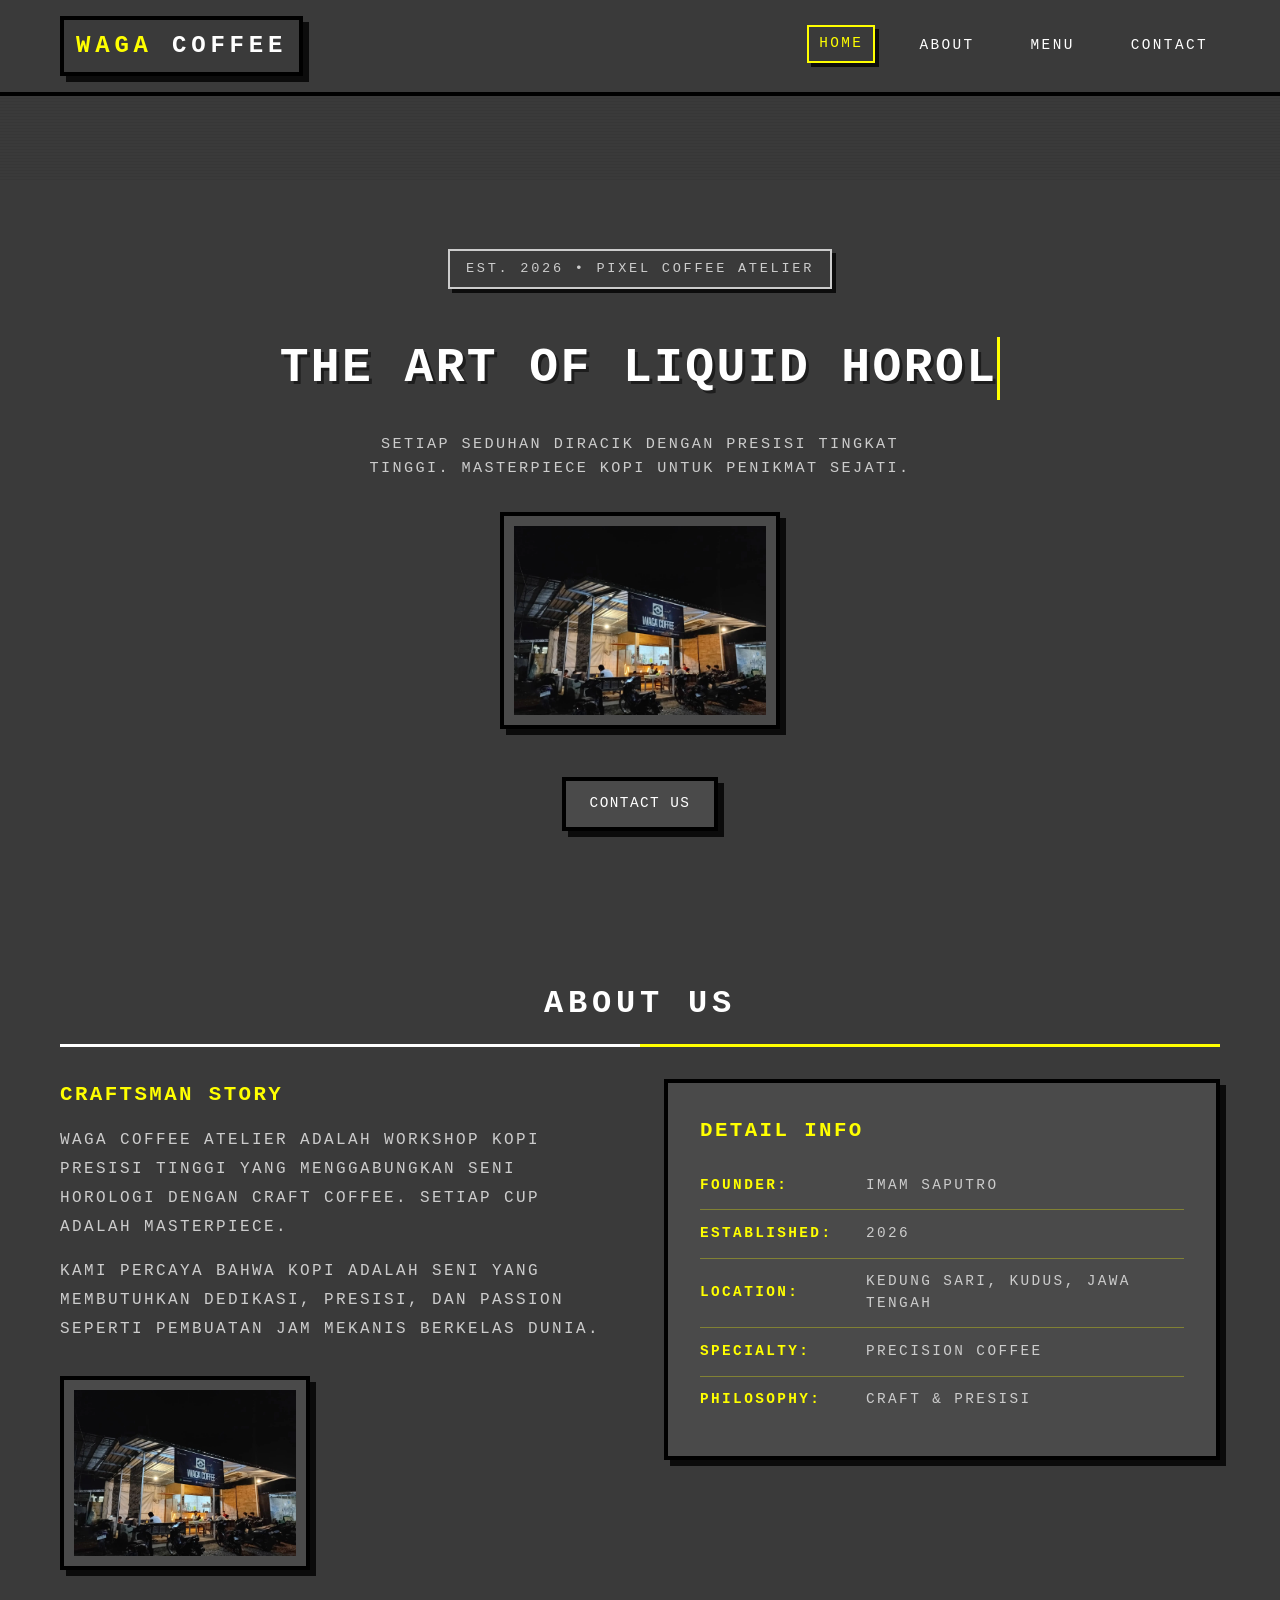
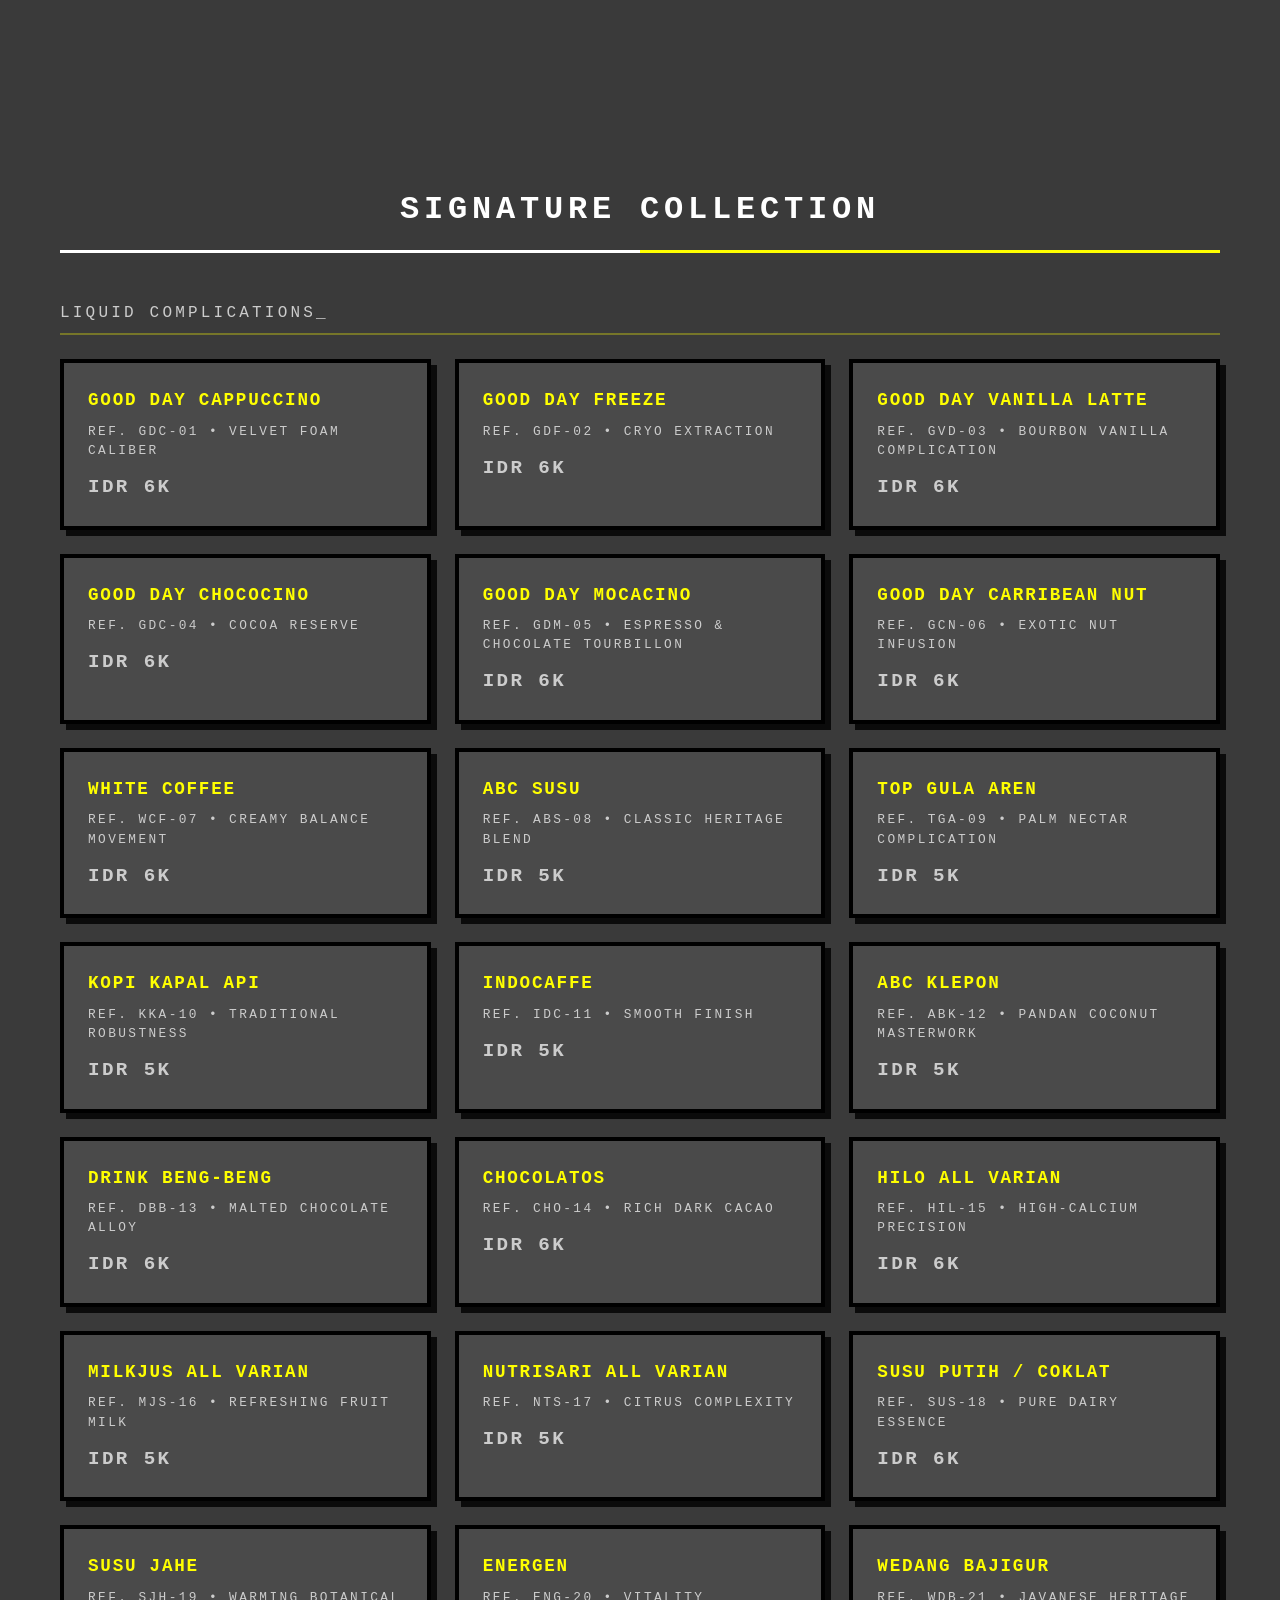
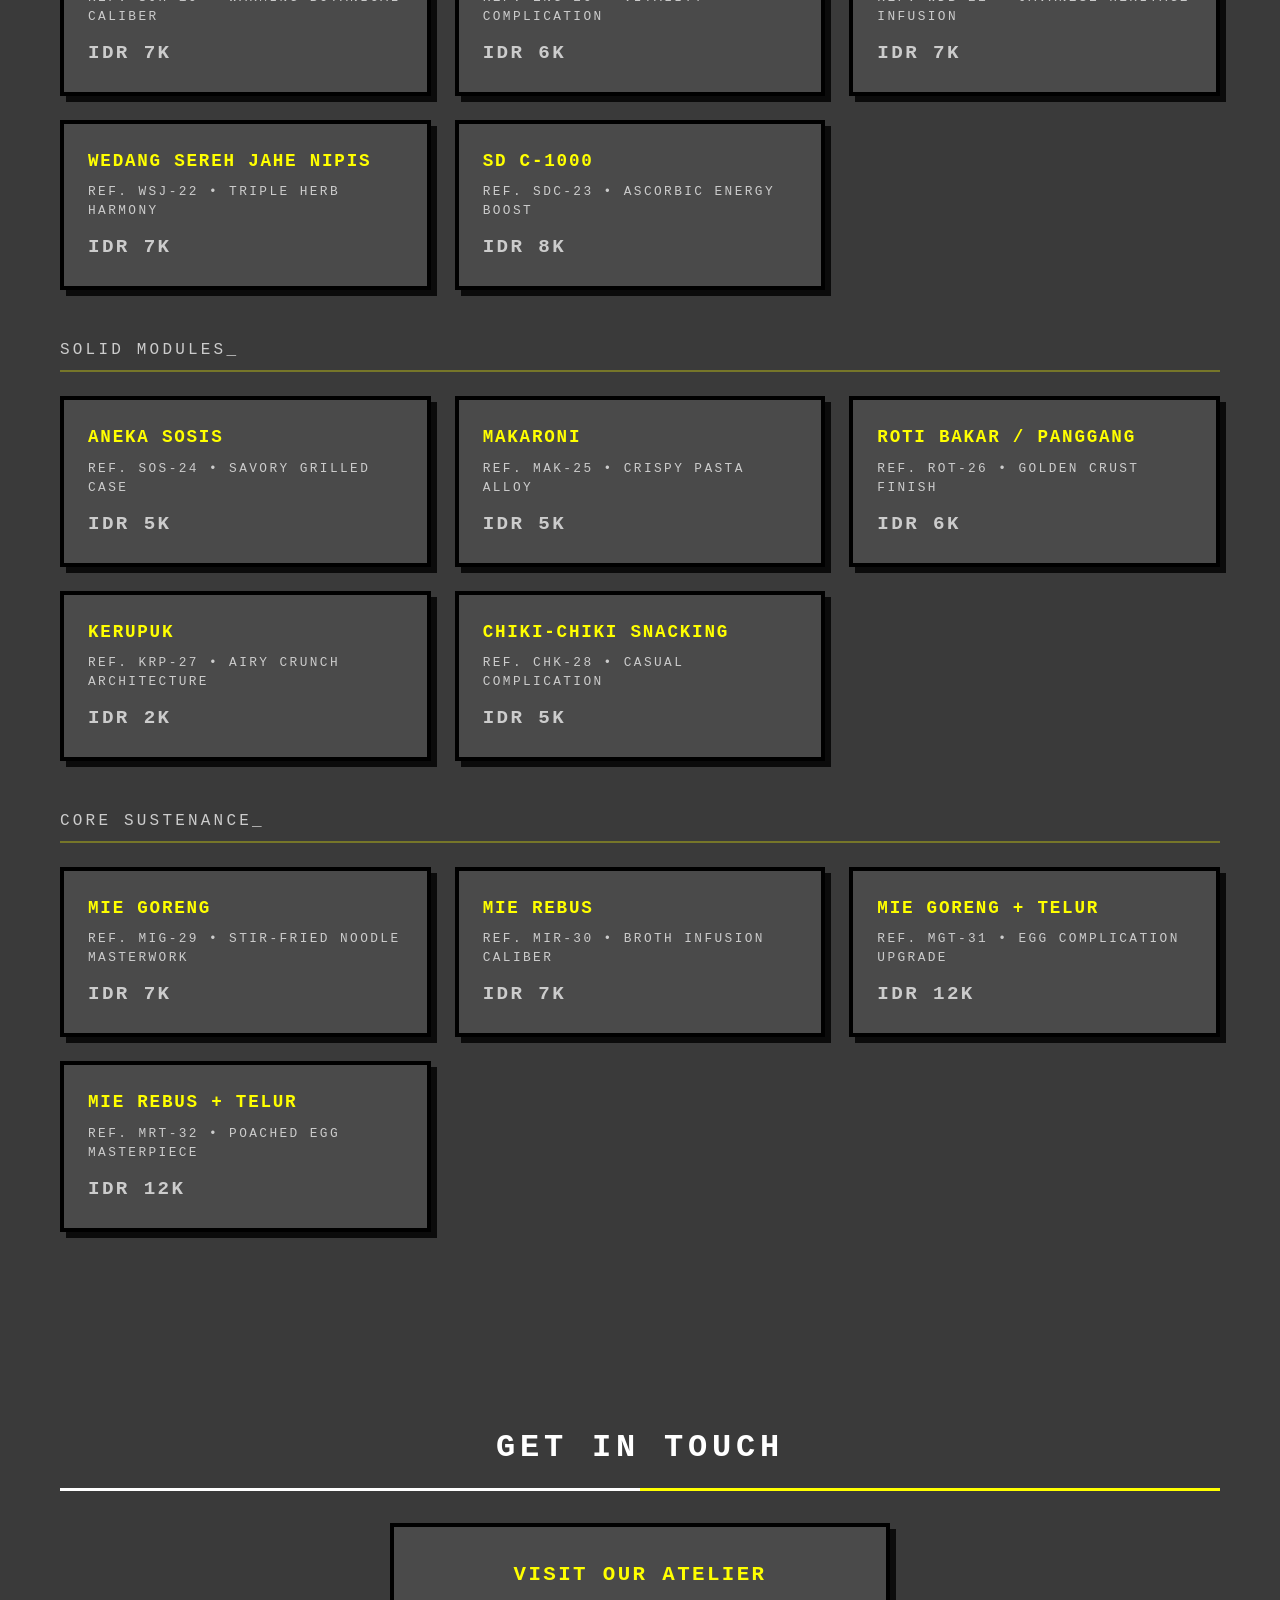
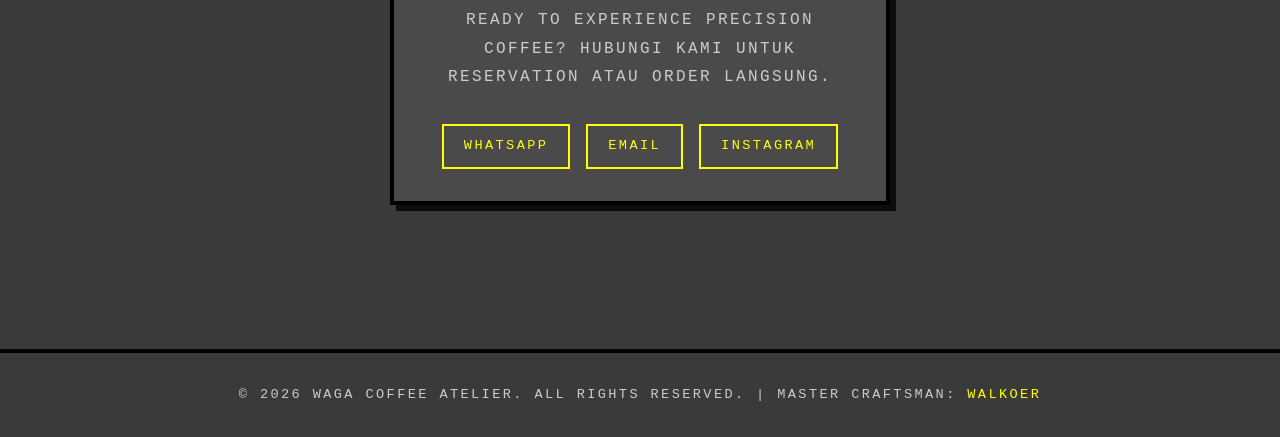
<file: index.html>
<!DOCTYPE html>
<html lang="id">
<head>
    <meta charset="UTF-8">
    <meta name="viewport" content="width=device-width, initial-scale=1.0">
    <title>WAGA COFFEE | PIXEL ART PORTFOLIO</title>
    <link rel="stylesheet" href="style.css">
</head>
<body>
    <!-- Navbar -->
    <header class="navbar">
        <div class="container">
            <div class="logo">WAGA <span>COFFEE</span></div>
            <div class="menu-toggle" id="mobile-menu">
                <span class="bar"></span>
                <span class="bar"></span>
                <span class="bar"></span>
            </div>
            <nav class="nav-links">
                <a href="#home" class="active">HOME</a>
                            <a href="#about">ABOUT</a>
                            <a href="#menu">MENU</a>
                <a href="#contact">CONTACT</a>
            </nav>
        </div>
    </header>

    <!-- Hero Section -->
    <section id="home" class="hero-section">
        <div class="hero-container">
            <div class="hero-subtitle">EST. 2026 &bull; PIXEL COFFEE ATELIER</div>
            <h1 data-text="THE ART OF LIQUID HOROLOGY" data-speed="80"></h1>
            <p>SETIAP SEDUHAN DIRACIK DENGAN PRESISI TINGKAT TINGGI. MASTERPIECE KOPI UNTUK PENIKMAT SEJATI.</p>
            
            <div class="hero-image-wrapper">
                <img src="WAGA-COFFE.webp" alt="Waga Coffee">
            </div>
            
            <div style="margin-top: 40px;">
                            <a href="#contact" class="btn-secondary">CONTACT US</a>
                        </div>
        </div>
    </section>

    <!-- About Section -->
    <section id="about">
        <div class="container">
            <h2>ABOUT US</h2>
            <div class="about-grid">
                <div>
                    <div class="about-text">
                        <h3>CRAFTSMAN STORY</h3>
                        <p>WAGA COFFEE ATELIER ADALAH WORKSHOP KOPI PRESISI TINGGI YANG MENGGABUNGKAN SENI HOROLOGI DENGAN CRAFT COFFEE. SETIAP CUP ADALAH MASTERPIECE.</p>
                        <p>KAMI PERCAYA BAHWA KOPI ADALAH SENI YANG MEMBUTUHKAN DEDIKASI, PRESISI, DAN PASSION SEPERTI PEMBUATAN JAM MEKANIS BERKELAS DUNIA.</p>
                    </div>
                    <div style="margin-top: 2rem;">
                        <img src="WAGA-COFFE.webp" alt="Profile" class="about-image">
                    </div>
                </div>
                
                <div class="about-details">
                    <h3>DETAIL INFO</h3>
                    <div class="detail-item">
                        <span class="detail-key">FOUNDER:</span>
                        <span class="detail-value">IMAM SAPUTRO</span>
                    </div>
                    <div class="detail-item">
                        <span class="detail-key">ESTABLISHED:</span>
                        <span class="detail-value">2026</span>
                    </div>
                    <div class="detail-item">
                        <span class="detail-key">LOCATION:</span>
                        <span class="detail-value">KEDUNG SARI, KUDUS, JAWA TENGAH</span>
                    </div>
                    <div class="detail-item">
                        <span class="detail-key">SPECIALTY:</span>
                        <span class="detail-value">PRECISION COFFEE</span>
                    </div>
                    <div class="detail-item">
                        <span class="detail-key">PHILOSOPHY:</span>
                        <span class="detail-value">CRAFT & PRESISI</span>
                    </div>
                </div>
            </div>
        </div>
    </section>

    <!-- Menu Section -->
    <section id="menu">
        <div class="container">
            <h2>SIGNATURE COLLECTION</h2>
            
            <!-- LIQUID ASSETS -->
            <div class="collection-group-title">Liquid Complications_</div>
            <div class="horology-list">
                <div class="horology-item" data-name="Good Day Cappuccino" data-price="6000">
                    <div class="horology-info">
                        <h4>Good Day Cappuccino</h4>
                        <div class="horology-ref">REF. GDC-01 • Velvet Foam Caliber</div>
                    </div>
                    <div class="horology-price">IDR 6K</div>
                </div>
                <div class="horology-item" data-name="Good Day Freeze" data-price="6000">
                    <div class="horology-info">
                        <h4>Good Day Freeze</h4>
                        <div class="horology-ref">REF. GDF-02 • Cryo Extraction</div>
                    </div>
                    <div class="horology-price">IDR 6K</div>
                </div>
                <div class="horology-item" data-name="Good Day Vanilla Latte" data-price="6000">
                    <div class="horology-info">
                        <h4>Good Day Vanilla Latte</h4>
                        <div class="horology-ref">REF. GVD-03 • Bourbon Vanilla Complication</div>
                    </div>
                    <div class="horology-price">IDR 6K</div>
                </div>
                <div class="horology-item" data-name="Good Day Chococino" data-price="6000">
                    <div class="horology-info">
                        <h4>Good Day Chococino</h4>
                        <div class="horology-ref">REF. GDC-04 • Cocoa Reserve</div>
                    </div>
                    <div class="horology-price">IDR 6K</div>
                </div>
                <div class="horology-item" data-name="Good Day Mocacino" data-price="6000">
                    <div class="horology-info">
                        <h4>Good Day Mocacino</h4>
                        <div class="horology-ref">REF. GDM-05 • Espresso & Chocolate Tourbillon</div>
                    </div>
                    <div class="horology-price">IDR 6K</div>
                </div>
                <div class="horology-item" data-name="Good Day Carribean Nut" data-price="6000">
                    <div class="horology-info">
                        <h4>Good Day Carribean Nut</h4>
                        <div class="horology-ref">REF. GCN-06 • Exotic Nut Infusion</div>
                    </div>
                    <div class="horology-price">IDR 6K</div>
                </div>
                <div class="horology-item" data-name="White Coffee" data-price="6000">
                    <div class="horology-info">
                        <h4>White Coffee</h4>
                        <div class="horology-ref">REF. WCF-07 • Creamy Balance Movement</div>
                    </div>
                    <div class="horology-price">IDR 6K</div>
                </div>
                <div class="horology-item" data-name="ABC Susu" data-price="5000">
                    <div class="horology-info">
                        <h4>ABC Susu</h4>
                        <div class="horology-ref">REF. ABS-08 • Classic Heritage Blend</div>
                    </div>
                    <div class="horology-price">IDR 5K</div>
                </div>
                <div class="horology-item" data-name="Top Gula Aren" data-price="5000">
                    <div class="horology-info">
                        <h4>Top Gula Aren</h4>
                        <div class="horology-ref">REF. TGA-09 • Palm Nectar Complication</div>
                    </div>
                    <div class="horology-price">IDR 5K</div>
                </div>
                <div class="horology-item" data-name="Kopi Kapal Api" data-price="5000">
                    <div class="horology-info">
                        <h4>Kopi Kapal Api</h4>
                        <div class="horology-ref">REF. KKA-10 • Traditional Robustness</div>
                    </div>
                    <div class="horology-price">IDR 5K</div>
                </div>
                <div class="horology-item" data-name="Indocaffe" data-price="5000">
                    <div class="horology-info">
                        <h4>Indocaffe</h4>
                        <div class="horology-ref">REF. IDC-11 • Smooth Finish</div>
                    </div>
                    <div class="horology-price">IDR 5K</div>
                </div>
                <div class="horology-item" data-name="ABC Klepon" data-price="5000">
                    <div class="horology-info">
                        <h4>ABC Klepon</h4>
                        <div class="horology-ref">REF. ABK-12 • Pandan Coconut Masterwork</div>
                    </div>
                    <div class="horology-price">IDR 5K</div>
                </div>
                <div class="horology-item" data-name="Drink Beng-Beng" data-price="6000">
                    <div class="horology-info">
                        <h4>Drink Beng-Beng</h4>
                        <div class="horology-ref">REF. DBB-13 • Malted Chocolate Alloy</div>
                    </div>
                    <div class="horology-price">IDR 6K</div>
                </div>
                <div class="horology-item" data-name="Chocolatos" data-price="6000">
                    <div class="horology-info">
                        <h4>Chocolatos</h4>
                        <div class="horology-ref">REF. CHO-14 • Rich Dark Cacao</div>
                    </div>
                    <div class="horology-price">IDR 6K</div>
                </div>
                <div class="horology-item" data-name="Hilo All Varian" data-price="6000">
                    <div class="horology-info">
                        <h4>Hilo All Varian</h4>
                        <div class="horology-ref">REF. HIL-15 • High-Calcium Precision</div>
                    </div>
                    <div class="horology-price">IDR 6K</div>
                </div>
                <div class="horology-item" data-name="Milkjus All Varian" data-price="5000">
                    <div class="horology-info">
                        <h4>Milkjus All Varian</h4>
                        <div class="horology-ref">REF. MJS-16 • Refreshing Fruit Milk</div>
                    </div>
                    <div class="horology-price">IDR 5K</div>
                </div>
                <div class="horology-item" data-name="Nutrisari All Varian" data-price="5000">
                    <div class="horology-info">
                        <h4>Nutrisari All Varian</h4>
                        <div class="horology-ref">REF. NTS-17 • Citrus Complexity</div>
                    </div>
                    <div class="horology-price">IDR 5K</div>
                </div>
                <div class="horology-item" data-name="Susu Putih / Coklat" data-price="6000">
                    <div class="horology-info">
                        <h4>Susu Putih / Coklat</h4>
                        <div class="horology-ref">REF. SUS-18 • Pure Dairy Essence</div>
                    </div>
                    <div class="horology-price">IDR 6K</div>
                </div>
                <div class="horology-item" data-name="Susu Jahe" data-price="7000">
                    <div class="horology-info">
                        <h4>Susu Jahe</h4>
                        <div class="horology-ref">REF. SJH-19 • Warming Botanical Caliber</div>
                    </div>
                    <div class="horology-price">IDR 7K</div>
                </div>
                <div class="horology-item" data-name="Energen" data-price="6000">
                    <div class="horology-info">
                        <h4>Energen</h4>
                        <div class="horology-ref">REF. ENG-20 • Vitality Complication</div>
                    </div>
                    <div class="horology-price">IDR 6K</div>
                </div>
                <div class="horology-item" data-name="Wedang Bajigur" data-price="7000">
                    <div class="horology-info">
                        <h4>Wedang Bajigur</h4>
                        <div class="horology-ref">REF. WDB-21 • Javanese Heritage Infusion</div>
                    </div>
                    <div class="horology-price">IDR 7K</div>
                </div>
                <div class="horology-item" data-name="Wedang Sereh Jahe Nipis" data-price="7000">
                    <div class="horology-info">
                        <h4>Wedang Sereh Jahe Nipis</h4>
                        <div class="horology-ref">REF. WSJ-22 • Triple Herb Harmony</div>
                    </div>
                    <div class="horology-price">IDR 7K</div>
                </div>
                <div class="horology-item" data-name="SD C-1000" data-price="8000">
                    <div class="horology-info">
                        <h4>SD C-1000</h4>
                        <div class="horology-ref">REF. SDC-23 • Ascorbic Energy Boost</div>
                    </div>
                    <div class="horology-price">IDR 8K</div>
                </div>
            </div>

            <!-- SOLID MODULES -->
            <div class="collection-group-title">Solid Modules_</div>
            <div class="horology-list">
                <div class="horology-item" data-name="Aneka Sosis" data-price="5000">
                    <div class="horology-info">
                        <h4>Aneka Sosis</h4>
                        <div class="horology-ref">REF. SOS-24 • Savory Grilled Case</div>
                    </div>
                    <div class="horology-price">IDR 5K</div>
                </div>
                <div class="horology-item" data-name="Makaroni" data-price="5000">
                    <div class="horology-info">
                        <h4>Makaroni</h4>
                        <div class="horology-ref">REF. MAK-25 • Crispy Pasta Alloy</div>
                    </div>
                    <div class="horology-price">IDR 5K</div>
                </div>
                <div class="horology-item" data-name="Roti Bakar / Panggang" data-price="6000">
                    <div class="horology-info">
                        <h4>Roti Bakar / Panggang</h4>
                        <div class="horology-ref">REF. ROT-26 • Golden Crust Finish</div>
                    </div>
                    <div class="horology-price">IDR 6K</div>
                </div>
                <div class="horology-item" data-name="Kerupuk" data-price="2000">
                    <div class="horology-info">
                        <h4>Kerupuk</h4>
                        <div class="horology-ref">REF. KRP-27 • Airy Crunch Architecture</div>
                    </div>
                    <div class="horology-price">IDR 2K</div>
                </div>
                <div class="horology-item" data-name="Chiki-Chiki Snacking" data-price="5000">
                    <div class="horology-info">
                        <h4>Chiki-Chiki Snacking</h4>
                        <div class="horology-ref">REF. CHK-28 • Casual Complication</div>
                    </div>
                    <div class="horology-price">IDR 5K</div>
                </div>
            </div>

            <!-- CORE SUSTENANCE -->
            <div class="collection-group-title">Core Sustenance_</div>
            <div class="horology-list">
                <div class="horology-item" data-name="Mie Goreng" data-price="7000">
                    <div class="horology-info">
                        <h4>Mie Goreng</h4>
                        <div class="horology-ref">REF. MIG-29 • Stir-Fried Noodle Masterwork</div>
                    </div>
                    <div class="horology-price">IDR 7K</div>
                </div>
                <div class="horology-item" data-name="Mie Rebus" data-price="7000">
                    <div class="horology-info">
                        <h4>Mie Rebus</h4>
                        <div class="horology-ref">REF. MIR-30 • Broth Infusion Caliber</div>
                    </div>
                    <div class="horology-price">IDR 7K</div>
                </div>
                <div class="horology-item" data-name="Mie Goreng + Telur" data-price="12000">
                    <div class="horology-info">
                        <h4>Mie Goreng + Telur</h4>
                        <div class="horology-ref">REF. MGT-31 • Egg Complication Upgrade</div>
                    </div>
                    <div class="horology-price">IDR 12K</div>
                </div>
                <div class="horology-item" data-name="Mie Rebus + Telur" data-price="12000">
                    <div class="horology-info">
                        <h4>Mie Rebus + Telur</h4>
                        <div class="horology-ref">REF. MRT-32 • Poached Egg Masterpiece</div>
                    </div>
                    <div class="horology-price">IDR 12K</div>
                </div>
            </div>
        </div>
    </section>

    <!-- Interactive Order Modal -->
    <div id="order-modal" class="modal-overlay">
        <div class="modal-content">
            <div class="modal-header">
                <h3 id="modal-item-name">Order Item</h3>
                <button id="modal-close" class="modal-close-btn">&times;</button>
            </div>
            <div class="modal-body">
                <p class="modal-price-label">Harga Satuan: <strong id="modal-item-price">IDR 0</strong></p>
                <div class="modal-input-group">
                    <label for="modal-qty">Jumlah (Quantity):</label>
                    <div class="qty-control">
                        <button type="button" id="qty-minus">-</button>
                        <input type="number" id="modal-qty" value="1" min="1" max="99">
                        <button type="button" id="qty-plus">+</button>
                    </div>
                </div>
                <div class="modal-total-display">
                    <span>Total Harga:</span>
                    <strong id="modal-total-price">IDR 0</strong>
                </div>
                <div class="modal-input-group" style="margin-top: 15px;">
                    <label for="modal-address">Alamat Pengiriman (Kirim ke):</label>
                    <textarea id="modal-address" placeholder="Contoh: Jl. Melati No. 12 (Radius 1-2km dari Atelier)" rows="2"></textarea>
                </div>
            </div>
            <div class="modal-footer">
                <button id="modal-submit-wa" class="btn-lux">Kirim Pesanan via WhatsApp</button>
            </div>
        </div>
    </div>


    <!-- Contact Section -->
    <section id="contact">
        <div class="container">
            <h2>GET IN TOUCH</h2>
            <div class="contact-card">
                <h3>VISIT OUR ATELIER</h3>
                <p>READY TO EXPERIENCE PRECISION COFFEE? HUBUNGI KAMI UNTUK RESERVATION ATAU ORDER LANGSUNG.</p>
                <div class="contact-links">
                    <a href="https://wa.me/62882003160137" target="_blank" class="contact-link">WHATSAPP</a>
                    <a href="mailto:info@wagacoffee.com" class="contact-link">EMAIL</a>
                    <a href="https://instagram.com/wagacoffee" target="_blank" class="contact-link">INSTAGRAM</a>
                </div>
            </div>
        </div>
    </section>

    <!-- Footer -->
    <footer class="footer">
        <div class="container">
            &copy; 2026 WAGA COFFEE ATELIER. ALL RIGHTS RESERVED. | MASTER CRAFTSMAN: <span>WALKOER</span>
        </div>
    </footer>

    <script src="script.js"></script>
</body>
</html>
</file>
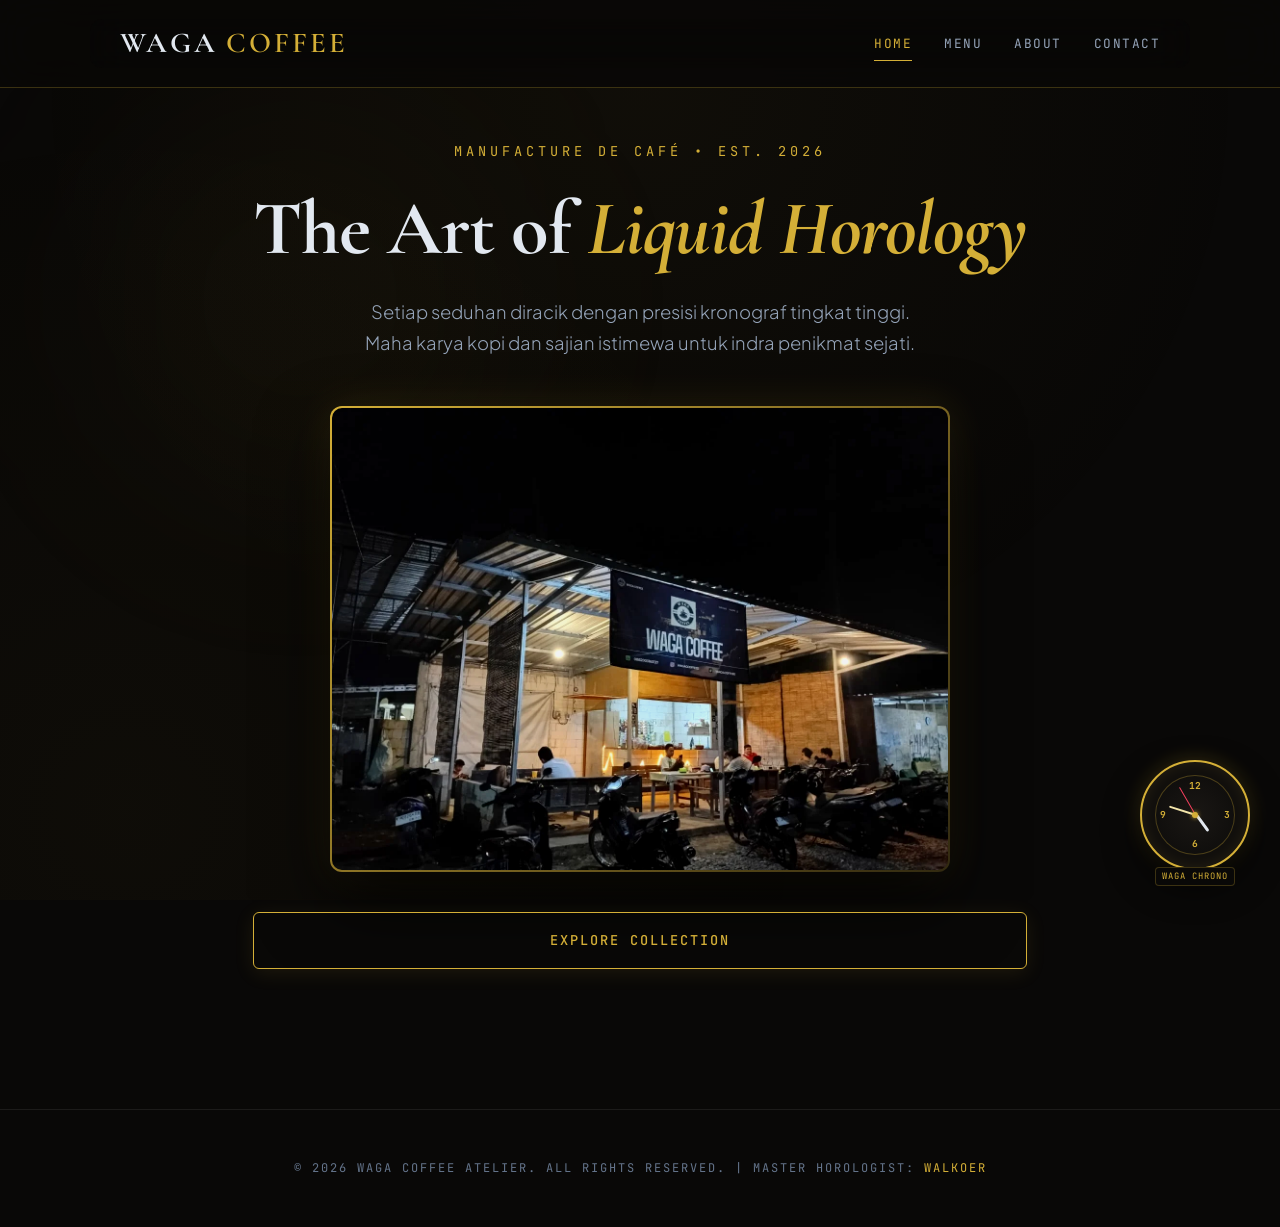
<file: WAGA-COFFE-main/index.html>
<!DOCTYPE html>
<html lang="id">
<head>
    <meta charset="UTF-8">
    <meta name="viewport" content="width=device-width, initial-scale=1.0">
    <title>WAGA COFFEE | Haute Horlogerie Coffee Atelier</title>
    <link rel="preconnect" href="https://fonts.googleapis.com">
    <link rel="preconnect" href="https://fonts.gstatic.com" crossorigin>
    <link href="https://fonts.googleapis.com/css2?family=Cormorant+Garamond:ital,wght@0,400;0,600;0,700;1,400&family=JetBrains+Mono:wght@400;500&family=Plus+Jakarta+Sans:wght@300;400;500;600;700&display=swap" rel="stylesheet">
    <link rel="stylesheet" href="style.css">
</head>
<body>
    <div class="atelier-glow"></div>

    <!-- Header / Navbar -->
    <header class="navbar">
        <div class="container">
            <div class="logo">WAGA <span>COFFEE</span></div>
            <div class="menu-toggle" id="mobile-menu">
                <span class="bar"></span>
                <span class="bar"></span>
                <span class="bar"></span>
            </div>
            <nav class="nav-links">
                <a href="index.html" class="active">Home</a>
                <a href="menu.html">Menu</a>
                <a href="tentang.html">About</a>
                <a href="kontak.html">Contact</a>
            </nav>
        </div>
    </header>

    <!-- Hero Section -->
    <section class="hero-section">
        <div class="hero-container">
            <div class="hero-subtitle">Manufacture de Café &bull; Est. 2026</div>
            <h1>The Art of <span>Liquid Horology</span></h1>
            <p>Setiap seduhan diracik dengan presisi kronograf tingkat tinggi. Maha karya kopi dan sajian istimewa untuk indra penikmat sejati.</p>
            
            <div class="hero-image-wrapper">
                <img src="WAGA-COFFE.webp" alt="Waga Coffee Masterpiece">
            </div>
            
            <div style="margin-top: 40px;">
                <a href="menu.html" class="btn-lux">Explore Collection</a>
            </div>
        </div>
    </section>

    <footer class="footer">
        &copy; 2026 WAGA COFFEE ATELIER. ALL RIGHTS RESERVED. | MASTER HOROLOGIST: <span>WALKOER</span>
    </footer>

    <script src="script.js"></script>
</body>
</html>
</file>
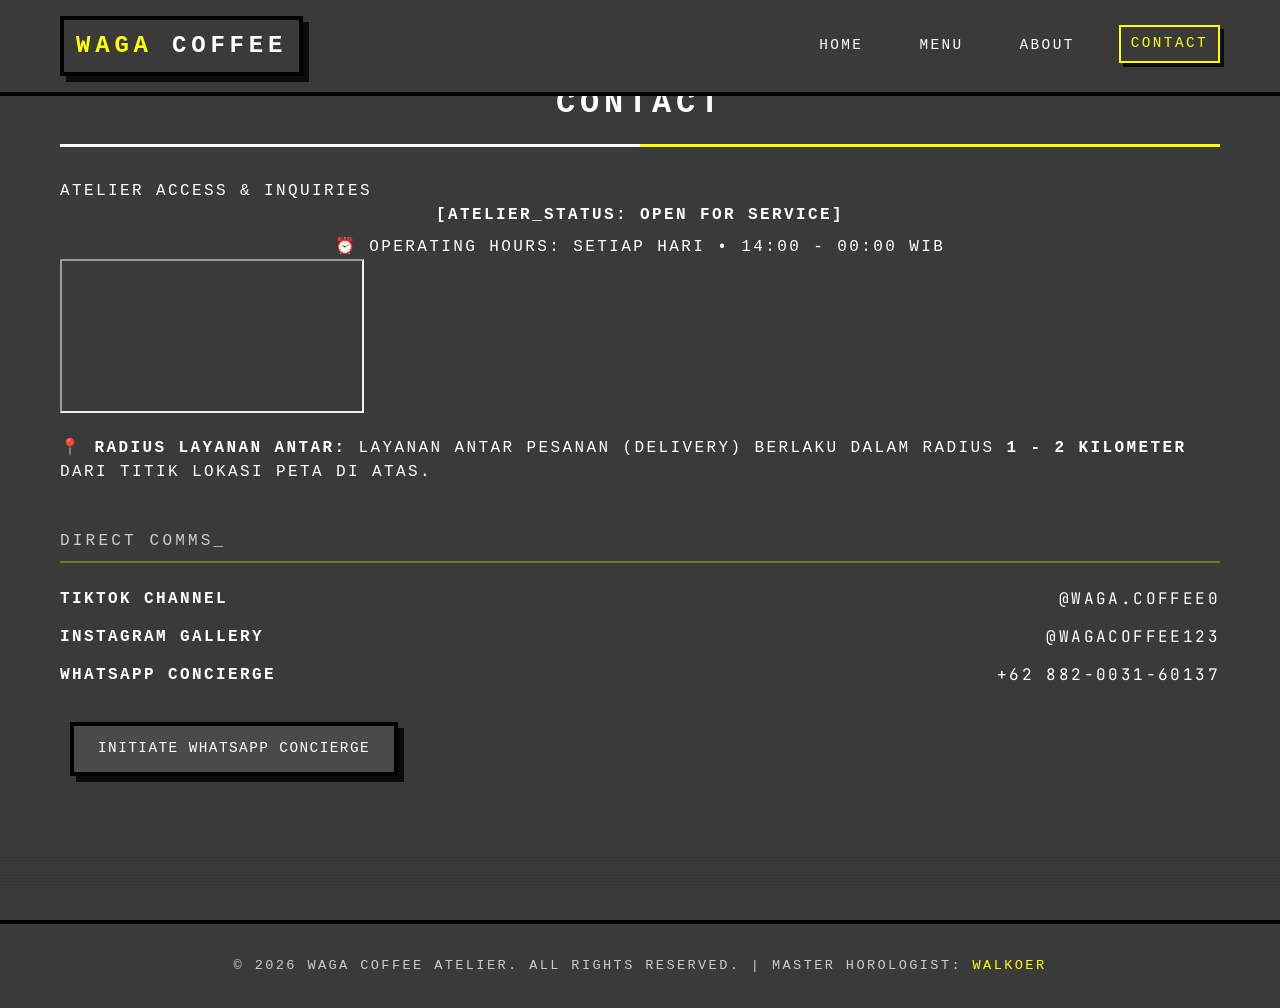
<file: kontak.html>
<!DOCTYPE html>
<html lang="id">
<head>
    <meta charset="UTF-8">
    <meta name="viewport" content="width=device-width, initial-scale=1.0">
    <title>Contact | WAGA COFFEE</title>
    <link rel="preconnect" href="https://fonts.googleapis.com">
    <link rel="preconnect" href="https://fonts.gstatic.com" crossorigin>
    <link href="https://fonts.googleapis.com/css2?family=Cormorant+Garamond:ital,wght@0,400;0,600;0,700;1,400&family=JetBrains+Mono:wght@400;500&family=Plus+Jakarta+Sans:wght@300;400;500;600;700&display=swap" rel="stylesheet">
    <link rel="stylesheet" href="style.css">
</head>
<body>
    <div class="atelier-glow"></div>

    <!-- Header / Navbar -->
    <header class="navbar">
        <div class="container">
            <div class="logo">WAGA <span>COFFEE</span></div>
            <div class="menu-toggle" id="mobile-menu">
                <span class="bar"></span>
                <span class="bar"></span>
                <span class="bar"></span>
            </div>
            <nav class="nav-links">
                <a href="index.html">Home</a>
                <a href="menu.html">Menu</a>
                <a href="tentang.html">About</a>
                <a href="kontak.html" class="active">Contact</a>
            </nav>
        </div>
    </header>

    <!-- Kontak Section -->
    <section class="content-section">
        <div class="container">
            <h2 class="atelier-title">Contact</h2>
            <div class="atelier-subtitle">Atelier Access & Inquiries</div>
            
            <div class="atelier-box" style="text-align: center;">
                <p><strong>[ATELIER_STATUS: OPEN FOR SERVICE]</strong></p>
                <p style="margin-top: 8px;">⏰ Operating Hours: Setiap Hari &bull; 14:00 - 00:00 WIB</p>
            </div>

            <!-- Google Maps Embed with Delivery Radius Notice -->
            <div class="map-container">
                <iframe 
                    src="https://maps.google.com/maps?q=-6.732222,110.839306&z=17&output=embed" 
                    allowfullscreen="" 
                    loading="lazy">
                </iframe>
            </div>
            <div class="delivery-notice-banner" style="margin-top: 15px;">
                <span>📍</span> <strong>Radius Layanan Antar:</strong> Layanan antar pesanan (delivery) berlaku dalam radius <strong>1 - 2 Kilometer</strong> dari titik lokasi peta di atas.
            </div>

            <div class="collection-group-title" style="margin-top: 45px;">Direct Comms_</div>
            
            <div style="display: flex; flex-direction: column; gap: 14px;">
                <div class="atelier-box" style="display: flex; justify-content: space-between; align-items: center; margin-bottom: 0;">
                    <p style="margin: 0;"><strong>TikTok Channel</strong></p>
                    <p style="margin: 0; color: var(--gold); font-family: 'JetBrains Mono', monospace;">@WAGA.COFFEE0</p>
                </div>
                
                <div class="atelier-box" style="display: flex; justify-content: space-between; align-items: center; margin-bottom: 0;">
                    <p style="margin: 0;"><strong>Instagram Gallery</strong></p>
                    <p style="margin: 0; color: var(--gold); font-family: 'JetBrains Mono', monospace;">@WAGACOFFEE123</p>
                </div>
                
                <div class="atelier-box" style="display: flex; justify-content: space-between; align-items: center; margin-bottom: 0;">
                    <p style="margin: 0;"><strong>WhatsApp Concierge</strong></p>
                    <p style="margin: 0; color: var(--gold); font-family: 'JetBrains Mono', monospace;">+62 882-0031-60137</p>
                </div>
            </div>
            
            <div style="margin-top: 35px;">
                <a href="https://wa.me/62882003160137" target="_blank" class="btn-lux">Initiate WhatsApp Concierge</a>
            </div>
        </div>
    </section>

    <footer class="footer">
        &copy; 2026 WAGA COFFEE ATELIER. ALL RIGHTS RESERVED. | MASTER HOROLOGIST: <span>WALKOER</span>
    </footer>

    <script src="script.js"></script>
</body>
</html>
</file>
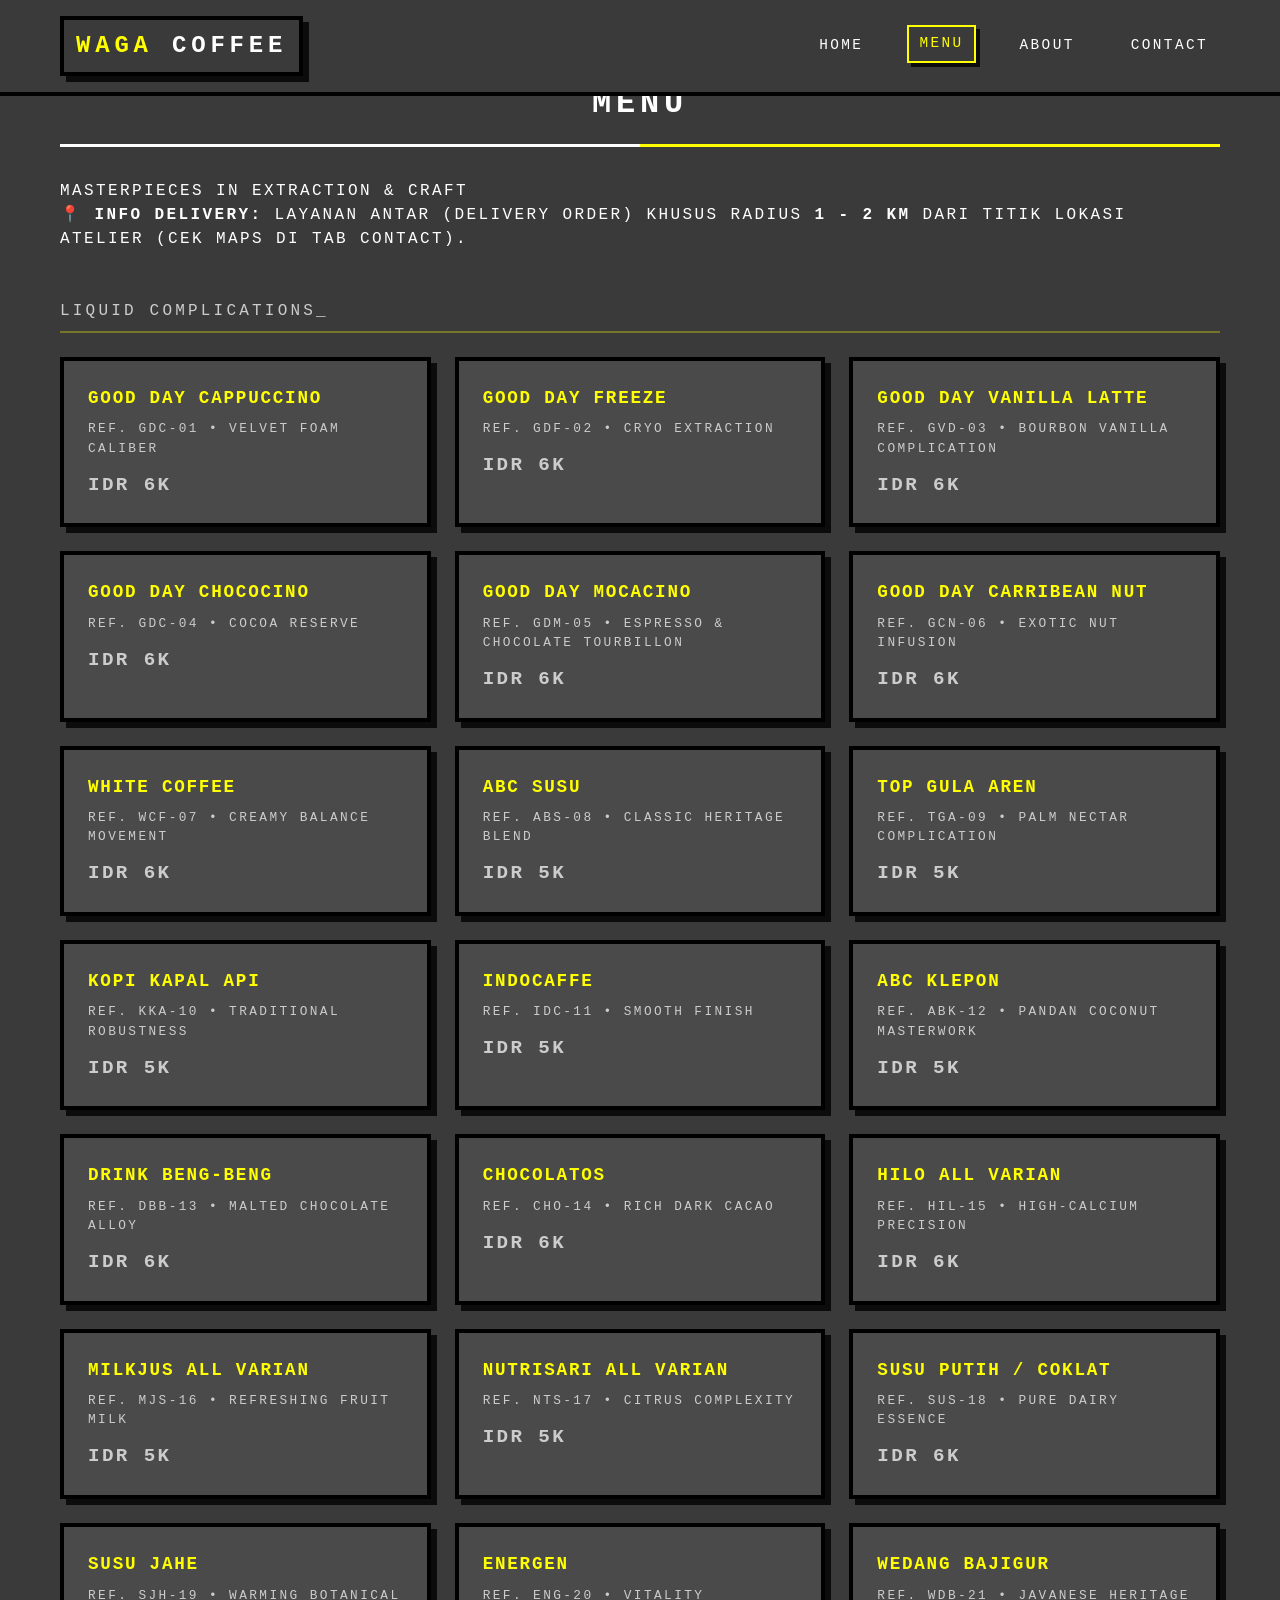
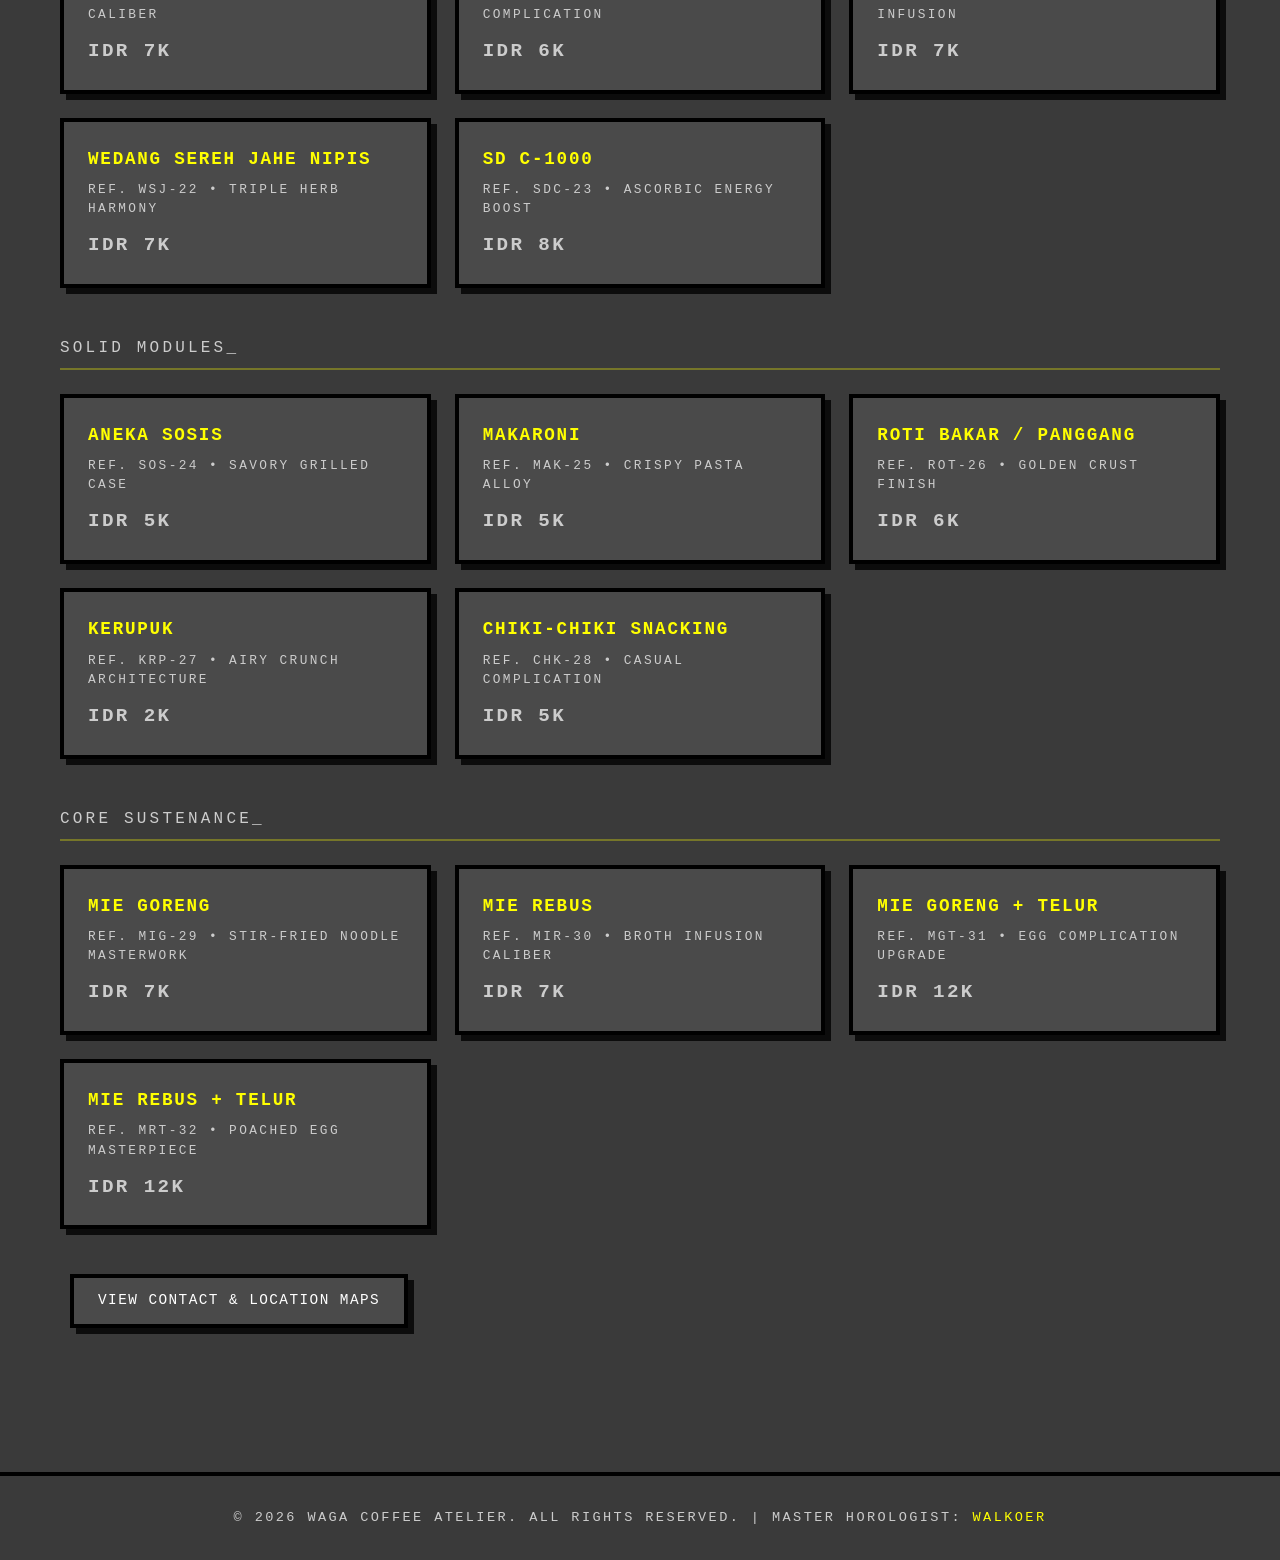
<file: menu.html>
<!DOCTYPE html>
<html lang="id">
<head>
    <meta charset="UTF-8">
    <meta name="viewport" content="width=device-width, initial-scale=1.0">
    <title>Menu | WAGA COFFEE</title>
    <link rel="preconnect" href="https://fonts.googleapis.com">
    <link rel="preconnect" href="https://fonts.gstatic.com" crossorigin>
    <link href="https://fonts.googleapis.com/css2?family=Cormorant+Garamond:ital,wght@0,400;0,600;0,700;1,400&family=JetBrains+Mono:wght@400;500&family=Plus+Jakarta+Sans:wght@300;400;500;600;700&display=swap" rel="stylesheet">
    <link rel="stylesheet" href="style.css">
</head>
<body>
    <div class="atelier-glow"></div>

    <!-- Header / Navbar -->
    <header class="navbar">
        <div class="container">
            <div class="logo">WAGA <span>COFFEE</span></div>
            <div class="menu-toggle" id="mobile-menu">
                <span class="bar"></span>
                <span class="bar"></span>
                <span class="bar"></span>
            </div>
            <nav class="nav-links">
                <a href="index.html">Home</a>
                <a href="menu.html" class="active">Menu</a>
                <a href="tentang.html">About</a>
                <a href="kontak.html">Contact</a>
            </nav>
        </div>
    </header>

    <!-- Collection Section -->
    <section class="content-section">
        <div class="container">
            <h2 class="atelier-title">Menu</h2>
            <div class="atelier-subtitle">Masterpieces in Extraction & Craft</div>
            
            <!-- Delivery Notice Banner -->
            <div class="delivery-notice-banner">
                <span>📍</span> <strong>Info Delivery:</strong> Layanan antar (delivery order) khusus radius <strong>1 - 2 KM</strong> dari titik lokasi Atelier (cek Maps di tab Contact).
            </div>

            <!-- LIQUID ASSETS (MINUMAN) -->
            <div class="collection-group-title">Liquid Complications_</div>
            <div class="horology-list">
                <div class="horology-item" data-name="Good Day Cappuccino" data-price="6000">
                    <div class="horology-info">
                        <h4>Good Day Cappuccino</h4>
                        <div class="horology-ref">REF. GDC-01 &bull; Velvet Foam Caliber</div>
                    </div>
                    <div class="horology-price">IDR 6K</div>
                </div>
                <div class="horology-item" data-name="Good Day Freeze" data-price="6000">
                    <div class="horology-info">
                        <h4>Good Day Freeze</h4>
                        <div class="horology-ref">REF. GDF-02 &bull; Cryo Extraction</div>
                    </div>
                    <div class="horology-price">IDR 6K</div>
                </div>
                <div class="horology-item" data-name="Good Day Vanilla Latte" data-price="6000">
                    <div class="horology-info">
                        <h4>Good Day Vanilla Latte</h4>
                        <div class="horology-ref">REF. GVD-03 &bull; Bourbon Vanilla Complication</div>
                    </div>
                    <div class="horology-price">IDR 6K</div>
                </div>
                <div class="horology-item" data-name="Good Day Chococino" data-price="6000">
                    <div class="horology-info">
                        <h4>Good Day Chococino</h4>
                        <div class="horology-ref">REF. GDC-04 &bull; Cocoa Reserve</div>
                    </div>
                    <div class="horology-price">IDR 6K</div>
                </div>
                <div class="horology-item" data-name="Good Day Mocacino" data-price="6000">
                    <div class="horology-info">
                        <h4>Good Day Mocacino</h4>
                        <div class="horology-ref">REF. GDM-05 &bull; Espresso & Chocolate Tourbillon</div>
                    </div>
                    <div class="horology-price">IDR 6K</div>
                </div>
                <div class="horology-item" data-name="Good Day Carribean Nut" data-price="6000">
                    <div class="horology-info">
                        <h4>Good Day Carribean Nut</h4>
                        <div class="horology-ref">REF. GCN-06 &bull; Exotic Nut Infusion</div>
                    </div>
                    <div class="horology-price">IDR 6K</div>
                </div>
                <div class="horology-item" data-name="White Coffee" data-price="6000">
                    <div class="horology-info">
                        <h4>White Coffee</h4>
                        <div class="horology-ref">REF. WCF-07 &bull; Creamy Balance Movement</div>
                    </div>
                    <div class="horology-price">IDR 6K</div>
                </div>
                <div class="horology-item" data-name="ABC Susu" data-price="5000">
                    <div class="horology-info">
                        <h4>ABC Susu</h4>
                        <div class="horology-ref">REF. ABS-08 &bull; Classic Heritage Blend</div>
                    </div>
                    <div class="horology-price">IDR 5K</div>
                </div>
                <div class="horology-item" data-name="Top Gula Aren" data-price="5000">
                    <div class="horology-info">
                        <h4>Top Gula Aren</h4>
                        <div class="horology-ref">REF. TGA-09 &bull; Palm Nectar Complication</div>
                    </div>
                    <div class="horology-price">IDR 5K</div>
                </div>
                <div class="horology-item" data-name="Kopi Kapal Api" data-price="5000">
                    <div class="horology-info">
                        <h4>Kopi Kapal Api</h4>
                        <div class="horology-ref">REF. KKA-10 &bull; Traditional Robustness</div>
                    </div>
                    <div class="horology-price">IDR 5K</div>
                </div>
                <div class="horology-item" data-name="Indocaffe" data-price="5000">
                    <div class="horology-info">
                        <h4>Indocaffe</h4>
                        <div class="horology-ref">REF. IDC-11 &bull; Smooth Finish</div>
                    </div>
                    <div class="horology-price">IDR 5K</div>
                </div>
                <div class="horology-item" data-name="ABC Klepon" data-price="5000">
                    <div class="horology-info">
                        <h4>ABC Klepon</h4>
                        <div class="horology-ref">REF. ABK-12 &bull; Pandan Coconut Masterwork</div>
                    </div>
                    <div class="horology-price">IDR 5K</div>
                </div>
                <div class="horology-item" data-name="Drink Beng-Beng" data-price="6000">
                    <div class="horology-info">
                        <h4>Drink Beng-Beng</h4>
                        <div class="horology-ref">REF. DBB-13 &bull; Malted Chocolate Alloy</div>
                    </div>
                    <div class="horology-price">IDR 6K</div>
                </div>
                <div class="horology-item" data-name="Chocolatos" data-price="6000">
                    <div class="horology-info">
                        <h4>Chocolatos</h4>
                        <div class="horology-ref">REF. CHO-14 &bull; Rich Dark Cacao</div>
                    </div>
                    <div class="horology-price">IDR 6K</div>
                </div>
                <div class="horology-item" data-name="Hilo All Varian" data-price="6000">
                    <div class="horology-info">
                        <h4>Hilo All Varian</h4>
                        <div class="horology-ref">REF. HIL-15 &bull; High-Calcium Precision</div>
                    </div>
                    <div class="horology-price">IDR 6K</div>
                </div>
                <div class="horology-item" data-name="Milkjus All Varian" data-price="5000">
                    <div class="horology-info">
                        <h4>Milkjus All Varian</h4>
                        <div class="horology-ref">REF. MJS-16 &bull; Refreshing Fruit Milk</div>
                    </div>
                    <div class="horology-price">IDR 5K</div>
                </div>
                <div class="horology-item" data-name="Nutrisari All Varian" data-price="5000">
                    <div class="horology-info">
                        <h4>Nutrisari All Varian</h4>
                        <div class="horology-ref">REF. NTS-17 &bull; Citrus Complexity</div>
                    </div>
                    <div class="horology-price">IDR 5K</div>
                </div>
                <div class="horology-item" data-name="Susu Putih / Coklat" data-price="6000">
                    <div class="horology-info">
                        <h4>Susu Putih / Coklat</h4>
                        <div class="horology-ref">REF. SUS-18 &bull; Pure Dairy Essence</div>
                    </div>
                    <div class="horology-price">IDR 6K</div>
                </div>
                <div class="horology-item" data-name="Susu Jahe" data-price="7000">
                    <div class="horology-info">
                        <h4>Susu Jahe</h4>
                        <div class="horology-ref">REF. SJH-19 &bull; Warming Botanical Caliber</div>
                    </div>
                    <div class="horology-price">IDR 7K</div>
                </div>
                <div class="horology-item" data-name="Energen" data-price="6000">
                    <div class="horology-info">
                        <h4>Energen</h4>
                        <div class="horology-ref">REF. ENG-20 &bull; Vitality Complication</div>
                    </div>
                    <div class="horology-price">IDR 6K</div>
                </div>
                <div class="horology-item" data-name="Wedang Bajigur" data-price="7000">
                    <div class="horology-info">
                        <h4>Wedang Bajigur</h4>
                        <div class="horology-ref">REF. WDB-21 &bull; Javanese Heritage Infusion</div>
                    </div>
                    <div class="horology-price">IDR 7K</div>
                </div>
                <div class="horology-item" data-name="Wedang Sereh Jahe Nipis" data-price="7000">
                    <div class="horology-info">
                        <h4>Wedang Sereh Jahe Nipis</h4>
                        <div class="horology-ref">REF. WSJ-22 &bull; Triple Herb Harmony</div>
                    </div>
                    <div class="horology-price">IDR 7K</div>
                </div>
                <div class="horology-item" data-name="SD C-1000" data-price="8000">
                    <div class="horology-info">
                        <h4>SD C-1000</h4>
                        <div class="horology-ref">REF. SDC-23 &bull; Ascorbic Energy Boost</div>
                    </div>
                    <div class="horology-price">IDR 8K</div>
                </div>
            </div>

            <!-- SOLID MODULES (CAMILAN) -->
            <div class="collection-group-title">Solid Modules_</div>
            <div class="horology-list">
                <div class="horology-item" data-name="Aneka Sosis" data-price="5000">
                    <div class="horology-info">
                        <h4>Aneka Sosis</h4>
                        <div class="horology-ref">REF. SOS-24 &bull; Savory Grilled Case</div>
                    </div>
                    <div class="horology-price">IDR 5K</div>
                </div>
                <div class="horology-item" data-name="Makaroni" data-price="5000">
                    <div class="horology-info">
                        <h4>Makaroni</h4>
                        <div class="horology-ref">REF. MAK-25 &bull; Crispy Pasta Alloy</div>
                    </div>
                    <div class="horology-price">IDR 5K</div>
                </div>
                <div class="horology-item" data-name="Roti Bakar / Panggang" data-price="6000">
                    <div class="horology-info">
                        <h4>Roti Bakar / Panggang</h4>
                        <div class="horology-ref">REF. ROT-26 &bull; Golden Crust Finish</div>
                    </div>
                    <div class="horology-price">IDR 6K</div>
                </div>
                <div class="horology-item" data-name="Kerupuk" data-price="2000">
                    <div class="horology-info">
                        <h4>Kerupuk</h4>
                        <div class="horology-ref">REF. KRP-27 &bull; Airy Crunch Architecture</div>
                    </div>
                    <div class="horology-price">IDR 2K</div>
                </div>
                <div class="horology-item" data-name="Chiki-Chiki Snacking" data-price="5000">
                    <div class="horology-info">
                        <h4>Chiki-Chiki Snacking</h4>
                        <div class="horology-ref">REF. CHK-28 &bull; Casual Complication</div>
                    </div>
                    <div class="horology-price">IDR 5K</div>
                </div>
            </div>

            <!-- CORE SUSTENANCE (MAKANAN) -->
            <div class="collection-group-title">Core Sustenance_</div>
            <div class="horology-list">
                <div class="horology-item" data-name="Mie Goreng" data-price="7000">
                    <div class="horology-info">
                        <h4>Mie Goreng</h4>
                        <div class="horology-ref">REF. MIG-29 &bull; Stir-Fried Noodle Masterwork</div>
                    </div>
                    <div class="horology-price">IDR 7K</div>
                </div>
                <div class="horology-item" data-name="Mie Rebus" data-price="7000">
                    <div class="horology-info">
                        <h4>Mie Rebus</h4>
                        <div class="horology-ref">REF. MIR-30 &bull; Broth Infusion Caliber</div>
                    </div>
                    <div class="horology-price">IDR 7K</div>
                </div>
                <div class="horology-item" data-name="Mie Goreng + Telur" data-price="12000">
                    <div class="horology-info">
                        <h4>Mie Goreng + Telur</h4>
                        <div class="horology-ref">REF. MGT-31 &bull; Egg Complication Upgrade</div>
                    </div>
                    <div class="horology-price">IDR 12K</div>
                </div>
                <div class="horology-item" data-name="Mie Rebus + Telur" data-price="12000">
                    <div class="horology-info">
                        <h4>Mie Rebus + Telur</h4>
                        <div class="horology-ref">REF. MRT-32 &bull; Poached Egg Masterpiece</div>
                    </div>
                    <div class="horology-price">IDR 12K</div>
                </div>
            </div>

            <div style="margin-top: 45px;">
                <a href="kontak.html" class="btn-lux">View Contact & Location Maps</a>
            </div>
        </div>
    </section>

    <!-- Interactive Order Modal -->
    <div id="order-modal" class="modal-overlay">
        <div class="modal-content">
            <div class="modal-header">
                <h3 id="modal-item-name">Order Item</h3>
                <button id="modal-close" class="modal-close-btn">&times;</button>
            </div>
            <div class="modal-body">
                <p class="modal-price-label">Harga Satuan: <strong id="modal-item-price">IDR 0</strong></p>
                <div class="modal-input-group">
                    <label for="modal-qty">Jumlah (Quantity):</label>
                    <div class="qty-control">
                        <button type="button" id="qty-minus">-</button>
                        <input type="number" id="modal-qty" value="1" min="1" max="99">
                        <button type="button" id="qty-plus">+</button>
                    </div>
                </div>
                <div class="modal-total-display">
                    <span>Total Harga:</span>
                    <strong id="modal-total-price">IDR 0</strong>
                </div>
                <div class="modal-input-group" style="margin-top: 15px;">
                    <label for="modal-address">Alamat Pengiriman (Kirim ke):</label>
                    <textarea id="modal-address" placeholder="Contoh: Jl. Melati No. 12 (Radius 1-2km dari Atelier)" rows="2"></textarea>
                </div>
            </div>
            <div class="modal-footer">
                <button id="modal-submit-wa" class="btn-lux">Kirim Pesanan via WhatsApp</button>
            </div>
        </div>
    </div>

    <footer class="footer">
        &copy; 2026 WAGA COFFEE ATELIER. ALL RIGHTS RESERVED. | MASTER HOROLOGIST: <span>WALKOER</span>
    </footer>

    <script src="script.js"></script>
</body>
</html>
</file>
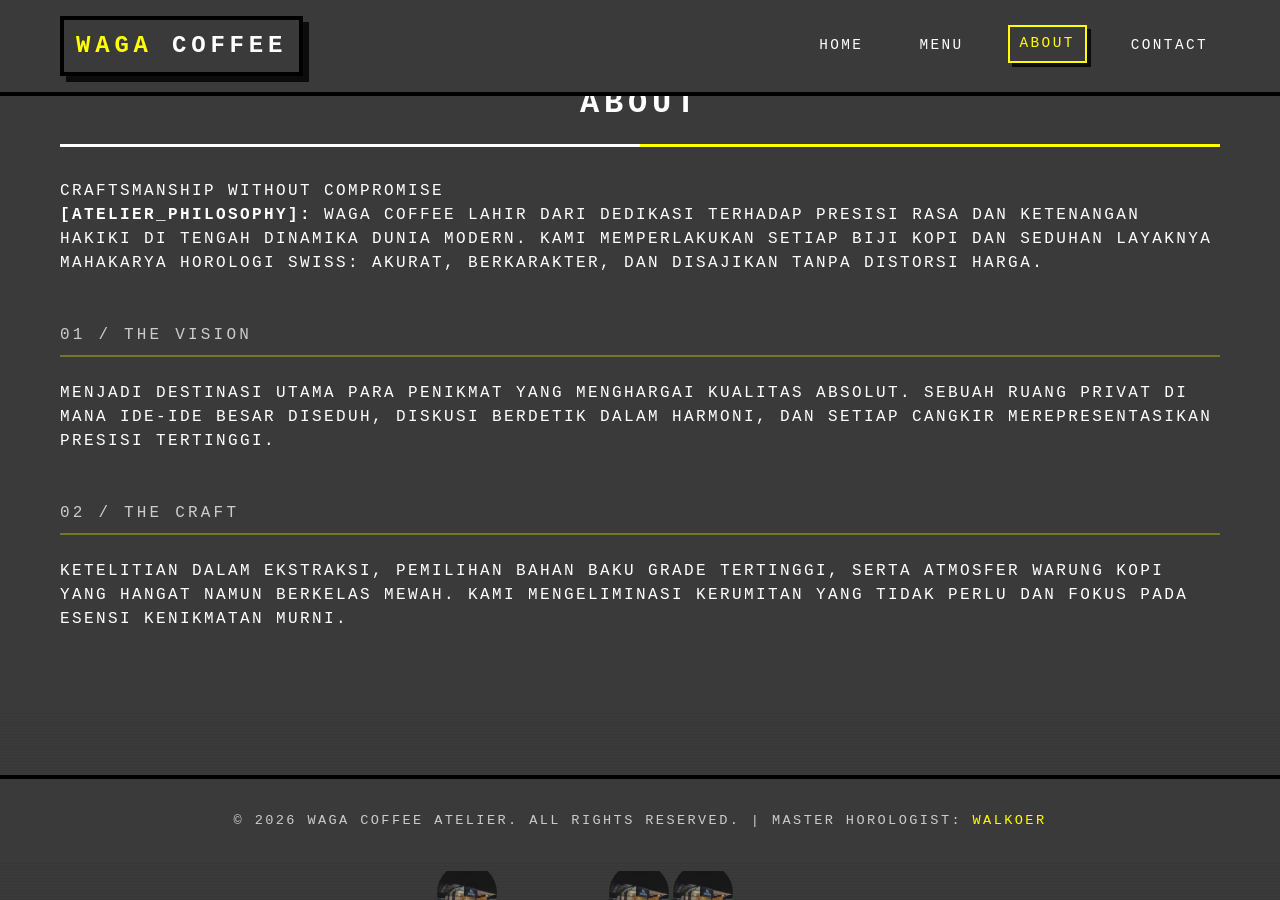
<file: tentang.html>
<!DOCTYPE html>
<html lang="id">
<head>
    <meta charset="UTF-8">
    <meta name="viewport" content="width=device-width, initial-scale=1.0">
    <title>About | WAGA COFFEE</title>
    <link rel="preconnect" href="https://fonts.googleapis.com">
    <link rel="preconnect" href="https://fonts.gstatic.com" crossorigin>
    <link href="https://fonts.googleapis.com/css2?family=Cormorant+Garamond:ital,wght@0,400;0,600;0,700;1,400&family=JetBrains+Mono:wght@400;500&family=Plus+Jakarta+Sans:wght@300;400;500;600;700&display=swap" rel="stylesheet">
    <link rel="stylesheet" href="style.css">
</head>
<body>
    <div class="atelier-glow"></div>

    <!-- Header / Navbar -->
    <header class="navbar">
        <div class="container">
            <div class="logo">WAGA <span>COFFEE</span></div>
            <div class="menu-toggle" id="mobile-menu">
                <span class="bar"></span>
                <span class="bar"></span>
                <span class="bar"></span>
            </div>
            <nav class="nav-links">
                <a href="index.html">Home</a>
                <a href="menu.html">Menu</a>
                <a href="tentang.html" class="active">About</a>
                <a href="kontak.html">Contact</a>
            </nav>
        </div>
    </header>

    <!-- Tentang Section -->
    <section class="content-section">
        <div class="container">
            <h2 class="atelier-title">About</h2>
            <div class="atelier-subtitle">Craftsmanship Without Compromise</div>
            
            <div class="atelier-box">
                <p><strong>[ATELIER_PHILOSOPHY]:</strong> WAGA COFFEE lahir dari dedikasi terhadap presisi rasa dan ketenangan hakiki di tengah dinamika dunia modern. Kami memperlakukan setiap biji kopi dan seduhan layaknya mahakarya horologi Swiss: akurat, berkarakter, dan disajikan tanpa distorsi harga.</p>
            </div>
            
            <div class="collection-group-title">01 / The Vision</div>
            <div class="atelier-box">
                <p>Menjadi destinasi utama para penikmat yang menghargai kualitas absolut. Sebuah ruang privat di mana ide-ide besar diseduh, diskusi berdetik dalam harmoni, dan setiap cangkir merepresentasikan presisi tertinggi.</p>
            </div>

            <div class="collection-group-title">02 / The Craft</div>
            <div class="atelier-box">
                <p>Ketelitian dalam ekstraksi, pemilihan bahan baku grade tertinggi, serta atmosfer warung kopi yang hangat namun berkelas mewah. Kami mengeliminasi kerumitan yang tidak perlu dan fokus pada esensi kenikmatan murni.</p>
            </div>
        </div>
    </section>

    <footer class="footer">
        &copy; 2026 WAGA COFFEE ATELIER. ALL RIGHTS RESERVED. | MASTER HOROLOGIST: <span>WALKOER</span>
    </footer>

    <script src="script.js"></script>
</body>
</html>
</file>
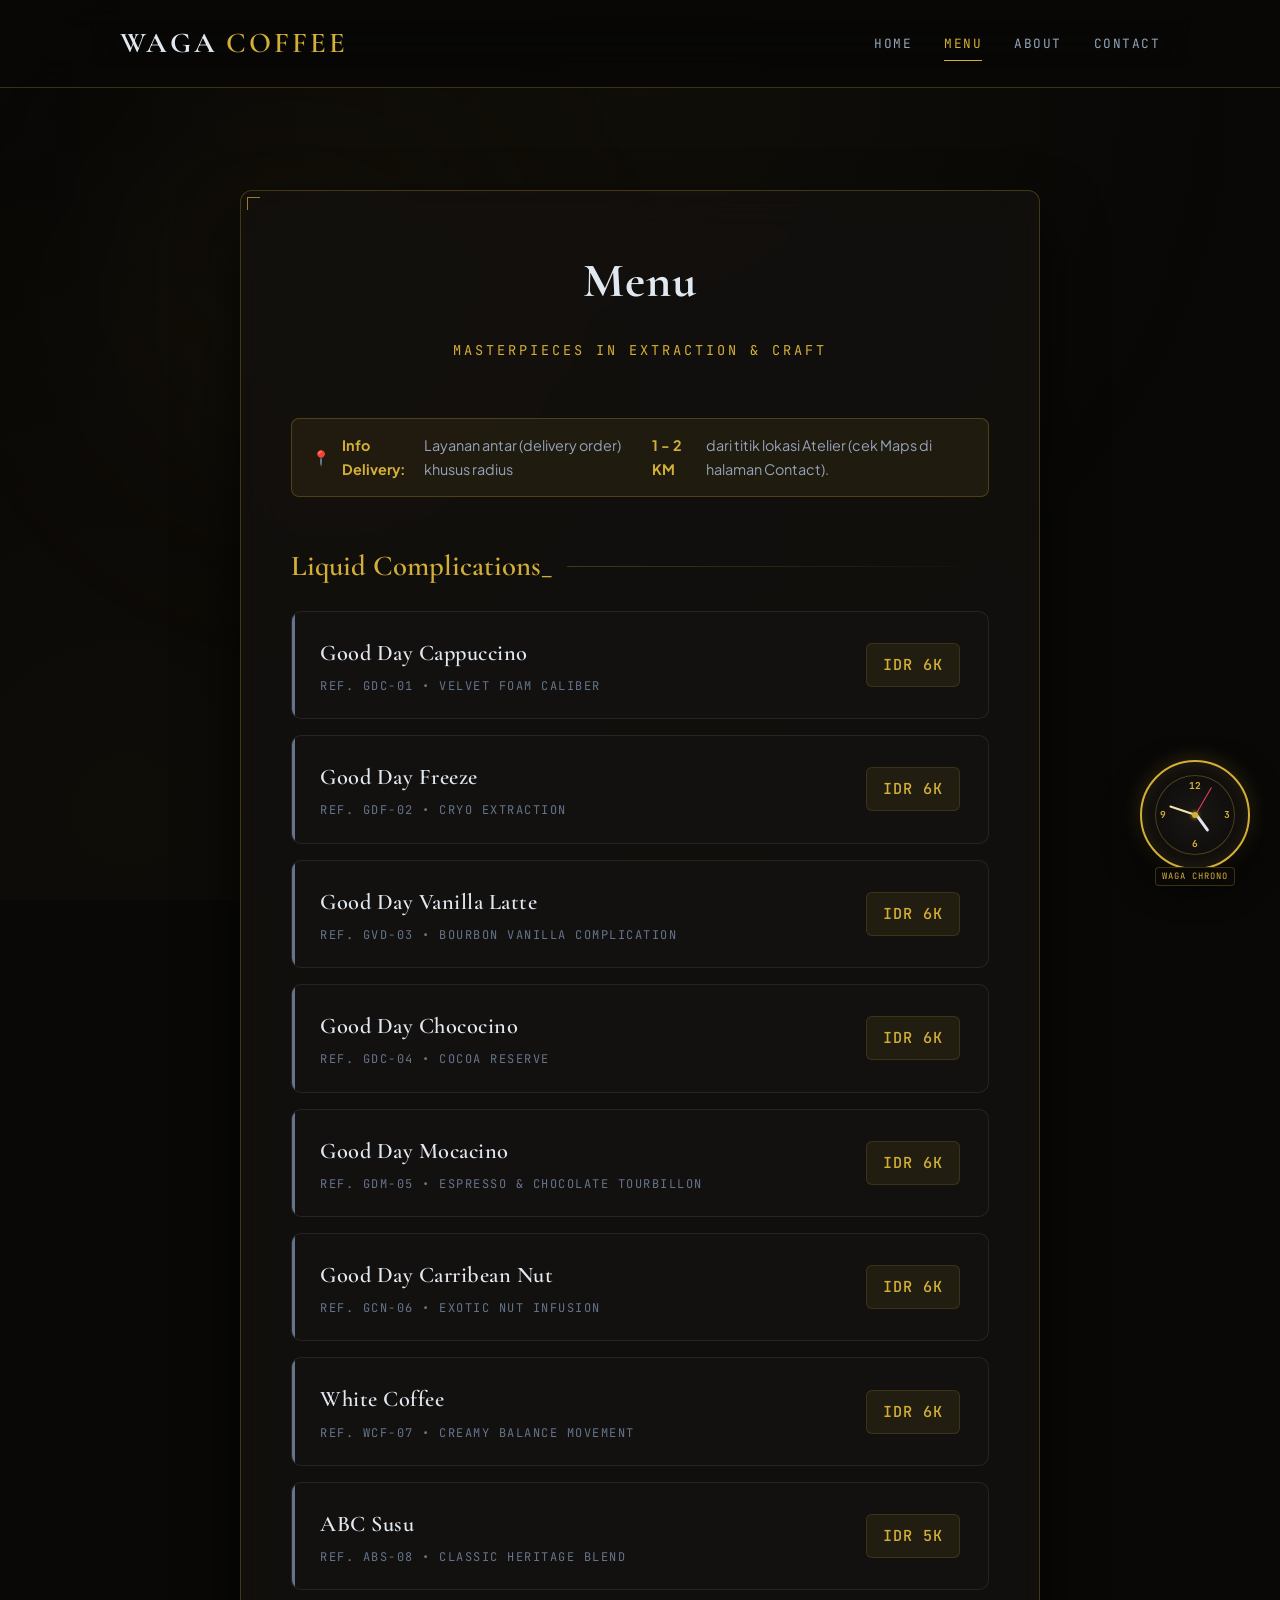
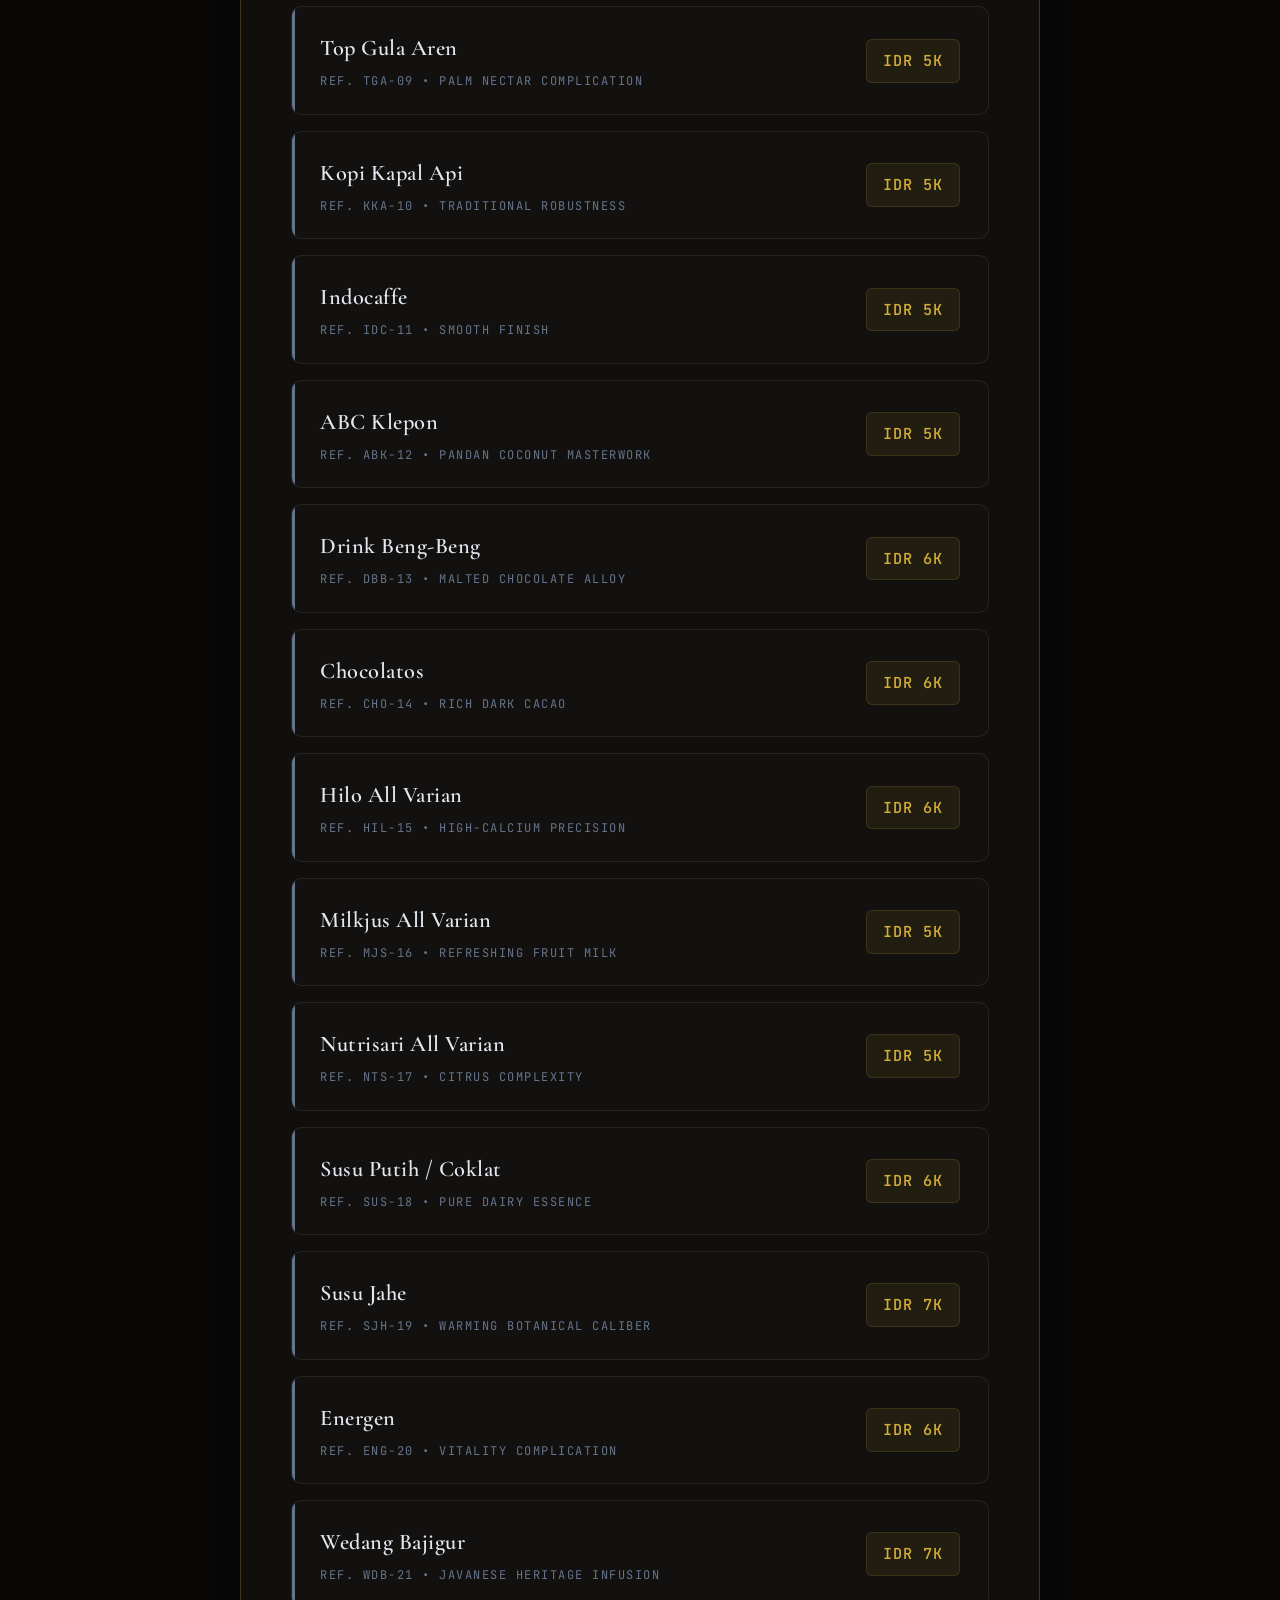
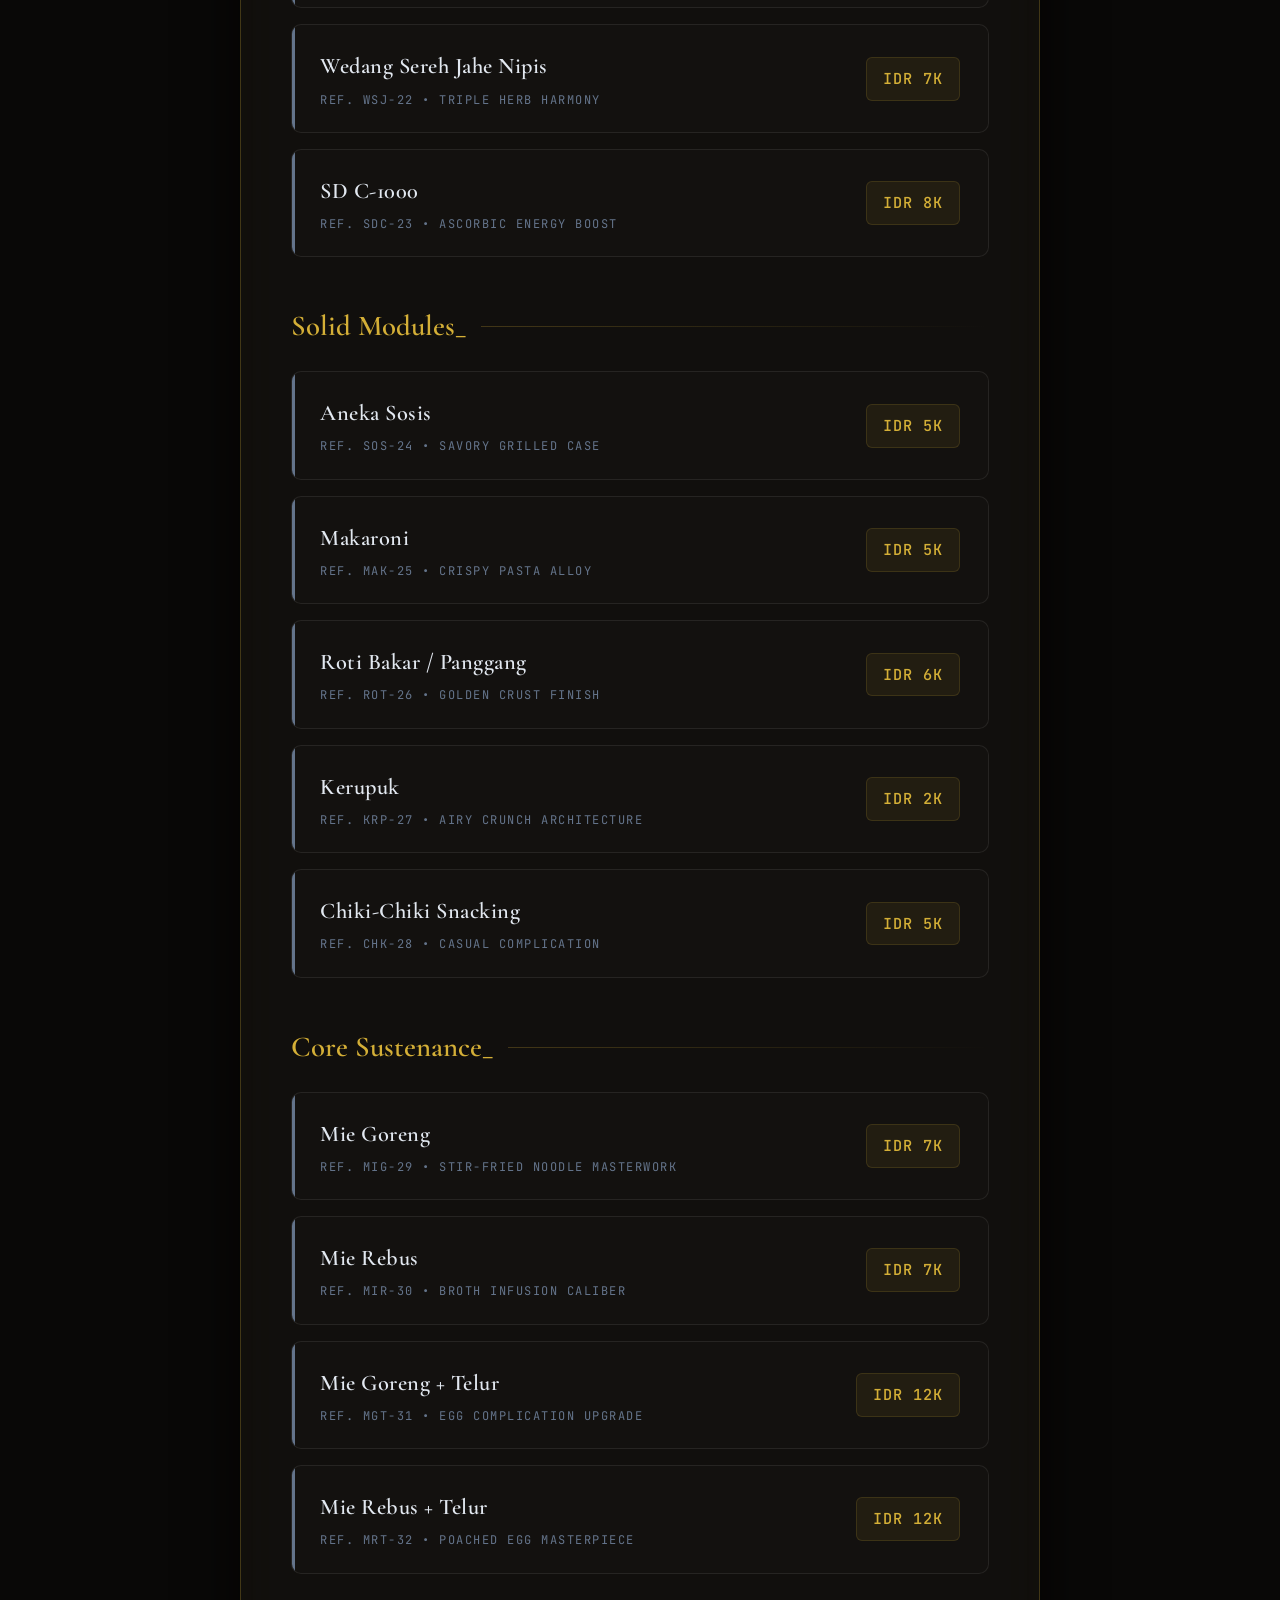
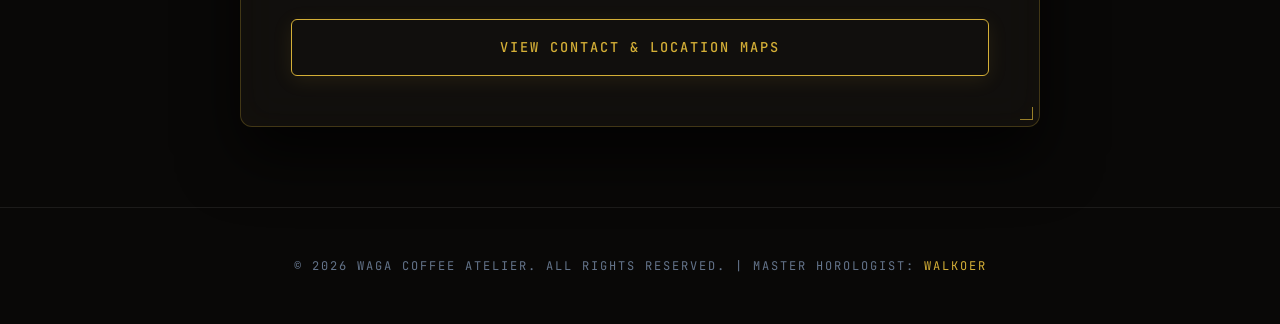
<file: WAGA-COFFE-main/menu.html>
<!DOCTYPE html>
<html lang="id">
<head>
    <meta charset="UTF-8">
    <meta name="viewport" content="width=device-width, initial-scale=1.0">
    <title>Menu | WAGA COFFEE</title>
    <link rel="preconnect" href="https://fonts.googleapis.com">
    <link rel="preconnect" href="https://fonts.gstatic.com" crossorigin>
    <link href="https://fonts.googleapis.com/css2?family=Cormorant+Garamond:ital,wght@0,400;0,600;0,700;1,400&family=JetBrains+Mono:wght@400;500&family=Plus+Jakarta+Sans:wght@300;400;500;600;700&display=swap" rel="stylesheet">
    <link rel="stylesheet" href="style.css">
</head>
<body>
    <div class="atelier-glow"></div>

    <!-- Header / Navbar -->
    <header class="navbar">
        <div class="container">
            <div class="logo">WAGA <span>COFFEE</span></div>
            <div class="menu-toggle" id="mobile-menu">
                <span class="bar"></span>
                <span class="bar"></span>
                <span class="bar"></span>
            </div>
            <nav class="nav-links">
                <a href="index.html">Home</a>
                <a href="menu.html" class="active">Menu</a>
                <a href="tentang.html">About</a>
                <a href="kontak.html">Contact</a>
            </nav>
        </div>
    </header>

    <!-- Collection Section -->
    <section class="content-section">
        <div class="container">
            <h2 class="atelier-title">Menu</h2>
            <div class="atelier-subtitle">Masterpieces in Extraction & Craft</div>
            
            <!-- Delivery Notice Banner -->
            <div class="delivery-notice-banner">
                <span>📍</span> <strong>Info Delivery:</strong> Layanan antar (delivery order) khusus radius <strong>1 - 2 KM</strong> dari titik lokasi Atelier (cek Maps di halaman Contact).
            </div>

            <!-- LIQUID ASSETS (MINUMAN) -->
            <div class="collection-group-title">Liquid Complications_</div>
            <div class="horology-list">
                <div class="horology-item" data-name="Good Day Cappuccino" data-price="6000">
                    <div class="horology-info">
                        <h4>Good Day Cappuccino</h4>
                        <div class="horology-ref">REF. GDC-01 &bull; Velvet Foam Caliber</div>
                    </div>
                    <div class="horology-price">IDR 6K</div>
                </div>
                <div class="horology-item" data-name="Good Day Freeze" data-price="6000">
                    <div class="horology-info">
                        <h4>Good Day Freeze</h4>
                        <div class="horology-ref">REF. GDF-02 &bull; Cryo Extraction</div>
                    </div>
                    <div class="horology-price">IDR 6K</div>
                </div>
                <div class="horology-item" data-name="Good Day Vanilla Latte" data-price="6000">
                    <div class="horology-info">
                        <h4>Good Day Vanilla Latte</h4>
                        <div class="horology-ref">REF. GVD-03 &bull; Bourbon Vanilla Complication</div>
                    </div>
                    <div class="horology-price">IDR 6K</div>
                </div>
                <div class="horology-item" data-name="Good Day Chococino" data-price="6000">
                    <div class="horology-info">
                        <h4>Good Day Chococino</h4>
                        <div class="horology-ref">REF. GDC-04 &bull; Cocoa Reserve</div>
                    </div>
                    <div class="horology-price">IDR 6K</div>
                </div>
                <div class="horology-item" data-name="Good Day Mocacino" data-price="6000">
                    <div class="horology-info">
                        <h4>Good Day Mocacino</h4>
                        <div class="horology-ref">REF. GDM-05 &bull; Espresso & Chocolate Tourbillon</div>
                    </div>
                    <div class="horology-price">IDR 6K</div>
                </div>
                <div class="horology-item" data-name="Good Day Carribean Nut" data-price="6000">
                    <div class="horology-info">
                        <h4>Good Day Carribean Nut</h4>
                        <div class="horology-ref">REF. GCN-06 &bull; Exotic Nut Infusion</div>
                    </div>
                    <div class="horology-price">IDR 6K</div>
                </div>
                <div class="horology-item" data-name="White Coffee" data-price="6000">
                    <div class="horology-info">
                        <h4>White Coffee</h4>
                        <div class="horology-ref">REF. WCF-07 &bull; Creamy Balance Movement</div>
                    </div>
                    <div class="horology-price">IDR 6K</div>
                </div>
                <div class="horology-item" data-name="ABC Susu" data-price="5000">
                    <div class="horology-info">
                        <h4>ABC Susu</h4>
                        <div class="horology-ref">REF. ABS-08 &bull; Classic Heritage Blend</div>
                    </div>
                    <div class="horology-price">IDR 5K</div>
                </div>
                <div class="horology-item" data-name="Top Gula Aren" data-price="5000">
                    <div class="horology-info">
                        <h4>Top Gula Aren</h4>
                        <div class="horology-ref">REF. TGA-09 &bull; Palm Nectar Complication</div>
                    </div>
                    <div class="horology-price">IDR 5K</div>
                </div>
                <div class="horology-item" data-name="Kopi Kapal Api" data-price="5000">
                    <div class="horology-info">
                        <h4>Kopi Kapal Api</h4>
                        <div class="horology-ref">REF. KKA-10 &bull; Traditional Robustness</div>
                    </div>
                    <div class="horology-price">IDR 5K</div>
                </div>
                <div class="horology-item" data-name="Indocaffe" data-price="5000">
                    <div class="horology-info">
                        <h4>Indocaffe</h4>
                        <div class="horology-ref">REF. IDC-11 &bull; Smooth Finish</div>
                    </div>
                    <div class="horology-price">IDR 5K</div>
                </div>
                <div class="horology-item" data-name="ABC Klepon" data-price="5000">
                    <div class="horology-info">
                        <h4>ABC Klepon</h4>
                        <div class="horology-ref">REF. ABK-12 &bull; Pandan Coconut Masterwork</div>
                    </div>
                    <div class="horology-price">IDR 5K</div>
                </div>
                <div class="horology-item" data-name="Drink Beng-Beng" data-price="6000">
                    <div class="horology-info">
                        <h4>Drink Beng-Beng</h4>
                        <div class="horology-ref">REF. DBB-13 &bull; Malted Chocolate Alloy</div>
                    </div>
                    <div class="horology-price">IDR 6K</div>
                </div>
                <div class="horology-item" data-name="Chocolatos" data-price="6000">
                    <div class="horology-info">
                        <h4>Chocolatos</h4>
                        <div class="horology-ref">REF. CHO-14 &bull; Rich Dark Cacao</div>
                    </div>
                    <div class="horology-price">IDR 6K</div>
                </div>
                <div class="horology-item" data-name="Hilo All Varian" data-price="6000">
                    <div class="horology-info">
                        <h4>Hilo All Varian</h4>
                        <div class="horology-ref">REF. HIL-15 &bull; High-Calcium Precision</div>
                    </div>
                    <div class="horology-price">IDR 6K</div>
                </div>
                <div class="horology-item" data-name="Milkjus All Varian" data-price="5000">
                    <div class="horology-info">
                        <h4>Milkjus All Varian</h4>
                        <div class="horology-ref">REF. MJS-16 &bull; Refreshing Fruit Milk</div>
                    </div>
                    <div class="horology-price">IDR 5K</div>
                </div>
                <div class="horology-item" data-name="Nutrisari All Varian" data-price="5000">
                    <div class="horology-info">
                        <h4>Nutrisari All Varian</h4>
                        <div class="horology-ref">REF. NTS-17 &bull; Citrus Complexity</div>
                    </div>
                    <div class="horology-price">IDR 5K</div>
                </div>
                <div class="horology-item" data-name="Susu Putih / Coklat" data-price="6000">
                    <div class="horology-info">
                        <h4>Susu Putih / Coklat</h4>
                        <div class="horology-ref">REF. SUS-18 &bull; Pure Dairy Essence</div>
                    </div>
                    <div class="horology-price">IDR 6K</div>
                </div>
                <div class="horology-item" data-name="Susu Jahe" data-price="7000">
                    <div class="horology-info">
                        <h4>Susu Jahe</h4>
                        <div class="horology-ref">REF. SJH-19 &bull; Warming Botanical Caliber</div>
                    </div>
                    <div class="horology-price">IDR 7K</div>
                </div>
                <div class="horology-item" data-name="Energen" data-price="6000">
                    <div class="horology-info">
                        <h4>Energen</h4>
                        <div class="horology-ref">REF. ENG-20 &bull; Vitality Complication</div>
                    </div>
                    <div class="horology-price">IDR 6K</div>
                </div>
                <div class="horology-item" data-name="Wedang Bajigur" data-price="7000">
                    <div class="horology-info">
                        <h4>Wedang Bajigur</h4>
                        <div class="horology-ref">REF. WDB-21 &bull; Javanese Heritage Infusion</div>
                    </div>
                    <div class="horology-price">IDR 7K</div>
                </div>
                <div class="horology-item" data-name="Wedang Sereh Jahe Nipis" data-price="7000">
                    <div class="horology-info">
                        <h4>Wedang Sereh Jahe Nipis</h4>
                        <div class="horology-ref">REF. WSJ-22 &bull; Triple Herb Harmony</div>
                    </div>
                    <div class="horology-price">IDR 7K</div>
                </div>
                <div class="horology-item" data-name="SD C-1000" data-price="8000">
                    <div class="horology-info">
                        <h4>SD C-1000</h4>
                        <div class="horology-ref">REF. SDC-23 &bull; Ascorbic Energy Boost</div>
                    </div>
                    <div class="horology-price">IDR 8K</div>
                </div>
            </div>

            <!-- SOLID MODULES (CAMILAN) -->
            <div class="collection-group-title">Solid Modules_</div>
            <div class="horology-list">
                <div class="horology-item" data-name="Aneka Sosis" data-price="5000">
                    <div class="horology-info">
                        <h4>Aneka Sosis</h4>
                        <div class="horology-ref">REF. SOS-24 &bull; Savory Grilled Case</div>
                    </div>
                    <div class="horology-price">IDR 5K</div>
                </div>
                <div class="horology-item" data-name="Makaroni" data-price="5000">
                    <div class="horology-info">
                        <h4>Makaroni</h4>
                        <div class="horology-ref">REF. MAK-25 &bull; Crispy Pasta Alloy</div>
                    </div>
                    <div class="horology-price">IDR 5K</div>
                </div>
                <div class="horology-item" data-name="Roti Bakar / Panggang" data-price="6000">
                    <div class="horology-info">
                        <h4>Roti Bakar / Panggang</h4>
                        <div class="horology-ref">REF. ROT-26 &bull; Golden Crust Finish</div>
                    </div>
                    <div class="horology-price">IDR 6K</div>
                </div>
                <div class="horology-item" data-name="Kerupuk" data-price="2000">
                    <div class="horology-info">
                        <h4>Kerupuk</h4>
                        <div class="horology-ref">REF. KRP-27 &bull; Airy Crunch Architecture</div>
                    </div>
                    <div class="horology-price">IDR 2K</div>
                </div>
                <div class="horology-item" data-name="Chiki-Chiki Snacking" data-price="5000">
                    <div class="horology-info">
                        <h4>Chiki-Chiki Snacking</h4>
                        <div class="horology-ref">REF. CHK-28 &bull; Casual Complication</div>
                    </div>
                    <div class="horology-price">IDR 5K</div>
                </div>
            </div>

            <!-- CORE SUSTENANCE (MAKANAN) -->
            <div class="collection-group-title">Core Sustenance_</div>
            <div class="horology-list">
                <div class="horology-item" data-name="Mie Goreng" data-price="7000">
                    <div class="horology-info">
                        <h4>Mie Goreng</h4>
                        <div class="horology-ref">REF. MIG-29 &bull; Stir-Fried Noodle Masterwork</div>
                    </div>
                    <div class="horology-price">IDR 7K</div>
                </div>
                <div class="horology-item" data-name="Mie Rebus" data-price="7000">
                    <div class="horology-info">
                        <h4>Mie Rebus</h4>
                        <div class="horology-ref">REF. MIR-30 &bull; Broth Infusion Caliber</div>
                    </div>
                    <div class="horology-price">IDR 7K</div>
                </div>
                <div class="horology-item" data-name="Mie Goreng + Telur" data-price="12000">
                    <div class="horology-info">
                        <h4>Mie Goreng + Telur</h4>
                        <div class="horology-ref">REF. MGT-31 &bull; Egg Complication Upgrade</div>
                    </div>
                    <div class="horology-price">IDR 12K</div>
                </div>
                <div class="horology-item" data-name="Mie Rebus + Telur" data-price="12000">
                    <div class="horology-info">
                        <h4>Mie Rebus + Telur</h4>
                        <div class="horology-ref">REF. MRT-32 &bull; Poached Egg Masterpiece</div>
                    </div>
                    <div class="horology-price">IDR 12K</div>
                </div>
            </div>

            <div style="margin-top: 45px;">
                <a href="kontak.html" class="btn-lux">View Contact & Location Maps</a>
            </div>
        </div>
    </section>

    <!-- Interactive Order Modal -->
    <div id="order-modal" class="modal-overlay">
        <div class="modal-content">
            <div class="modal-header">
                <h3 id="modal-item-name">Order Item</h3>
                <button id="modal-close" class="modal-close-btn">&times;</button>
            </div>
            <div class="modal-body">
                <p class="modal-price-label">Harga Satuan: <strong id="modal-item-price">IDR 0</strong></p>
                <div class="modal-input-group">
                    <label for="modal-qty">Jumlah (Quantity):</label>
                    <div class="qty-control">
                        <button type="button" id="qty-minus">-</button>
                        <input type="number" id="modal-qty" value="1" min="1" max="99">
                        <button type="button" id="qty-plus">+</button>
                    </div>
                </div>
                <div class="modal-total-display">
                    <span>Total Harga:</span>
                    <strong id="modal-total-price">IDR 0</strong>
                </div>
                <div class="modal-input-group" style="margin-top: 15px;">
                    <label for="modal-address">Alamat Pengiriman (Kirim ke):</label>
                    <textarea id="modal-address" placeholder="Contoh: Jl. Melati No. 12 (Radius 1-2km dari Atelier)" rows="2"></textarea>
                </div>
            </div>
            <div class="modal-footer">
                <button id="modal-submit-wa" class="btn-lux">Kirim Pesanan via WhatsApp</button>
            </div>
        </div>
    </div>

    <footer class="footer">
        &copy; 2026 WAGA COFFEE ATELIER. ALL RIGHTS RESERVED. | MASTER HOROLOGIST: <span>WALKOER</span>
    </footer>

    <script src="script.js"></script>
</body>
</html>
</file>
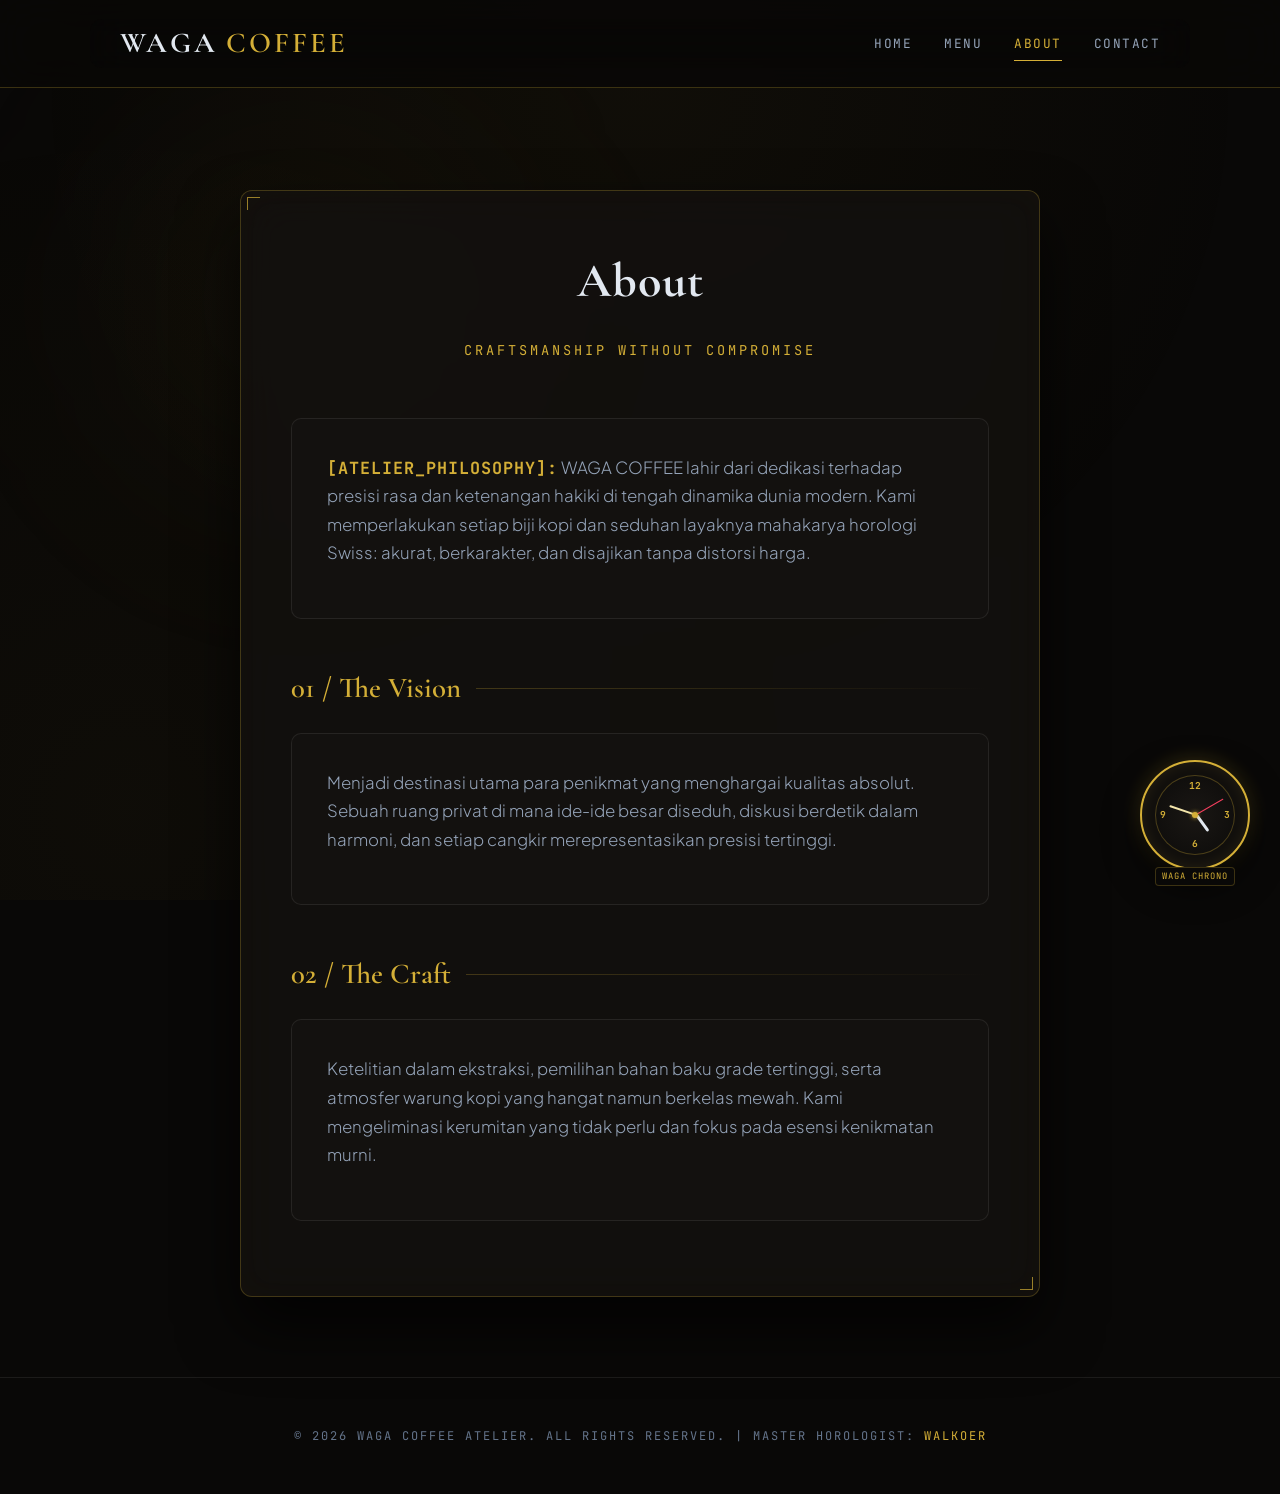
<file: WAGA-COFFE-main/tentang.html>
<!DOCTYPE html>
<html lang="id">
<head>
    <meta charset="UTF-8">
    <meta name="viewport" content="width=device-width, initial-scale=1.0">
    <title>Heritage Maison | WAGA COFFEE</title>
    <link rel="preconnect" href="https://fonts.googleapis.com">
    <link rel="preconnect" href="https://fonts.gstatic.com" crossorigin>
    <link href="https://fonts.googleapis.com/css2?family=Cormorant+Garamond:ital,wght@0,400;0,600;0,700;1,400&family=JetBrains+Mono:wght@400;500&family=Plus+Jakarta+Sans:wght@300;400;500;600;700&display=swap" rel="stylesheet">
    <link rel="stylesheet" href="style.css">
</head>
<body>
    <div class="atelier-glow"></div>

    <!-- Header / Navbar -->
    <header class="navbar">
        <div class="container">
            <div class="logo">WAGA <span>COFFEE</span></div>
            <div class="menu-toggle" id="mobile-menu">
                <span class="bar"></span>
                <span class="bar"></span>
                <span class="bar"></span>
            </div>
            <nav class="nav-links">
                <a href="index.html">Home</a>
                <a href="menu.html">Menu</a>
                <a href="tentang.html" class="active">About</a>
                <a href="kontak.html">Contact</a>
            </nav>
        </div>
    </header>

    <!-- Tentang Section -->
    <section class="content-section">
        <div class="container">
            <h2 class="atelier-title">About</h2>
            <div class="atelier-subtitle">Craftsmanship Without Compromise</div>
            
            <div class="atelier-box">
                <p><strong>[ATELIER_PHILOSOPHY]:</strong> WAGA COFFEE lahir dari dedikasi terhadap presisi rasa dan ketenangan hakiki di tengah dinamika dunia modern. Kami memperlakukan setiap biji kopi dan seduhan layaknya mahakarya horologi Swiss: akurat, berkarakter, dan disajikan tanpa distorsi harga.</p>
            </div>
            
            <div class="collection-group-title">01 / The Vision</div>
            <div class="atelier-box">
                <p>Menjadi destinasi utama para penikmat yang menghargai kualitas absolut. Sebuah ruang privat di mana ide-ide besar diseduh, diskusi berdetik dalam harmoni, dan setiap cangkir merepresentasikan presisi tertinggi.</p>
            </div>

            <div class="collection-group-title">02 / The Craft</div>
            <div class="atelier-box">
                <p>Ketelitian dalam ekstraksi, pemilihan bahan baku grade tertinggi, serta atmosfer warung kopi yang hangat namun berkelas mewah. Kami mengeliminasi kerumitan yang tidak perlu dan fokus pada esensi kenikmatan murni.</p>
            </div>
        </div>
    </section>

    <footer class="footer">
        &copy; 2026 WAGA COFFEE ATELIER. ALL RIGHTS RESERVED. | MASTER HOROLOGIST: <span>WALKOER</span>
    </footer>

    <script src="script.js"></script>
</body>
</html>
</file>
<file: style.css>
/* PIXEL ART RETRO PORTFOLIO */

* {
    margin: 0;
    padding: 0;
    box-sizing: border-box;
}

:root {
    --bg-dark: #3a3a3a;
    --card-bg: #4a4a4a;
    --accent-yellow: #ffff00;
    --text-white: #ffffff;
    --text-muted: #cccccc;
    --border-thick: 4px;
    --border-color: #000000;
}

html {
    scroll-behavior: auto;
    scrollbar-width: thin;
    scrollbar-color: var(--accent-yellow) var(--bg-dark);
}

::-webkit-scrollbar {
    width: 8px;
}

::-webkit-scrollbar-track {
    background: var(--bg-dark);
}

::-webkit-scrollbar-thumb {
    background: var(--accent-yellow);
    border: 2px solid var(--bg-dark);
}

body {
    font-family: 'Courier New', monospace;
    background-color: var(--bg-dark);
    color: var(--text-white);
    line-height: 1.5;
    overflow-x: hidden;
    position: relative;
    text-transform: uppercase;
    letter-spacing: 0.15em;
}

/* Grid overlay */
body::before {
    content: '';
    position: fixed;
    top: 0;
    left: 0;
    width: 100%;
    height: 100%;
    background: repeating-linear-gradient(
        0deg,
        rgba(0, 0, 0, 0.04) 0px,
        rgba(0, 0, 0, 0.04) 1px,
        transparent 1px,
        transparent 3px
    );
    z-index: -2;
    pointer-events: none;
}

/* Floating logo background animation */
.atelier-glow {
    position: fixed;
    width: 60px;
    height: 60px;
    border-radius: 50%;
    background-size: contain;
    background-repeat: no-repeat;
    background-position: center;
    opacity: 0.7;
    z-index: -3;
    pointer-events: none;
    animation: floatLogo linear infinite;
}

@keyframes floatLogo {
    0% {
        transform: translateY(110vh) scale(0.5);
    }
    100% {
        transform: translateY(-10vh) scale(1);
    }
}

/* NAVBAR */
.navbar {
    background: var(--bg-dark);
    border-bottom: var(--border-thick) solid var(--border-color);
    padding: 1rem 0;
    position: fixed;
    top: 0;
    left: 0;
    right: 0;
    z-index: 1000;
}

.navbar .container {
    max-width: 1200px;
    margin: 0 auto;
    padding: 0 20px;
    display: flex;
    justify-content: space-between;
    align-items: center;
}

.logo {
    font-family: 'Courier New', monospace;
    font-size: 1.5rem;
    font-weight: bold;
    color: var(--accent-yellow);
    letter-spacing: 0.2em;
    border: var(--border-thick) solid var(--border-color);
    padding: 8px 12px;
    box-shadow: 6px 6px 0px rgba(0, 0, 0, 0.8);
}

.logo span {
    color: var(--text-white);
}

.nav-links {
    display: flex;
    gap: 2rem;
    list-style: none;
}

.nav-links a {
    color: var(--text-white);
    text-decoration: none;
    font-size: 0.9rem;
    border: 2px solid transparent;
    padding: 6px 10px;
    transition: all 0.1s;
}

.nav-links a:hover,
.nav-links a.active {
    border: 2px solid var(--accent-yellow);
    color: var(--accent-yellow);
    transform: translateY(-2px);
    box-shadow: 4px 4px 0px rgba(0, 0, 0, 0.8);
}

.menu-toggle {
    display: none;
    flex-direction: column;
    gap: 6px;
    cursor: pointer;
}

.menu-toggle .bar {
    width: 24px;
    height: 3px;
    background: var(--text-white);
    transition: all 0.2s;
}

.menu-toggle.is-active .bar:nth-child(1) {
    transform: rotate(45deg) translateY(12px);
    background: var(--accent-yellow);
}

.menu-toggle.is-active .bar:nth-child(2) {
    opacity: 0;
}

.menu-toggle.is-active .bar:nth-child(3) {
    transform: rotate(-45deg) translateY(-12px);
    background: var(--accent-yellow);
}

/* HERO SECTION */
.hero-section {
    margin-top: 180px;
    padding: 60px 20px;
    background: var(--bg-dark);
    min-height: 80vh;
    display: flex;
    align-items: center;
    justify-content: center;
}

.hero-container {
    text-align: center;
    max-width: 900px;
}

.hero-subtitle {
    color: var(--text-muted);
    font-size: 0.85rem;
    letter-spacing: 0.2em;
    margin-bottom: 1rem;
    border: 2px solid var(--text-muted);
    padding: 8px 16px;
    display: inline-block;
    box-shadow: 4px 4px 0px rgba(0, 0, 0, 0.8);
}

.hero-section h1 {
    font-family: 'Courier New', monospace;
    font-size: 3rem;
    font-weight: bold;
    color: var(--text-white);
    margin: 2rem 0;
    line-height: 1.3;
    text-shadow: 3px 3px 0px rgba(0, 0, 0, 0.5);
}

.hero-section h1 span {
    color: var(--accent-yellow);
    border-bottom: 4px dashed var(--accent-yellow);
    padding-bottom: 4px;
}

.hero-section p {
    font-size: 0.95rem;
    color: var(--text-muted);
    margin-bottom: 2rem;
    line-height: 1.6;
    max-width: 600px;
    margin-left: auto;
    margin-right: auto;
}

.hero-image-wrapper {
    margin: 2rem 0;
}

.hero-image-wrapper img {
    max-width: 280px;
    height: auto;
    border: var(--border-thick) solid var(--border-color);
    padding: 10px;
    background: var(--card-bg);
    box-shadow: 6px 6px 0px rgba(0, 0, 0, 0.8);
}

/* BUTTONS */
.btn-lux,
.btn-primary,
.btn-secondary {
    display: inline-block;
    font-family: 'Courier New', monospace;
    font-size: 0.9rem;
    text-transform: uppercase;
    letter-spacing: 0.1em;
    padding: 12px 24px;
    margin: 0 10px;
    border: var(--border-thick) solid var(--border-color);
    background: var(--card-bg);
    color: var(--text-white);
    text-decoration: none;
    cursor: pointer;
    box-shadow: 6px 6px 0px rgba(0, 0, 0, 0.8);
    transition: all 0.1s;
}

.btn-lux:hover,
.btn-primary:hover,
.btn-secondary:hover {
    transform: translate(-4px, -4px);
    box-shadow: 10px 10px 0px rgba(0, 0, 0, 0.8);
    border-color: var(--accent-yellow);
    background: var(--accent-yellow);
    color: var(--bg-dark);
}

.btn-primary {
    background: var(--accent-yellow);
    color: var(--bg-dark);
}

.btn-primary:hover {
    background: var(--card-bg);
    color: var(--accent-yellow);
    border-color: var(--accent-yellow);
}

/* CONTAINER */
.container {
    max-width: 1200px;
    margin: 0 auto;
    padding: 0 20px;
}

/* SECTIONS */
section {
    padding: 80px 20px;
    background: var(--bg-dark);
}

section h2 {
    font-family: 'Courier New', monospace;
    font-size: 2rem;
    text-transform: uppercase;
    letter-spacing: 0.15em;
    color: var(--text-white);
    margin-bottom: 2rem;
    text-align: center;
    border-bottom: 3px dashed;
    border-image: linear-gradient(90deg, var(--text-white) 0%, var(--text-white) 50%, var(--accent-yellow) 50%, var(--accent-yellow) 100%) 1;
    padding-bottom: 1rem;
}

/* ABOUT SECTION */
.about-grid {
    display: grid;
    grid-template-columns: 1fr 1fr;
    gap: 3rem;
    align-items: start;
    margin-bottom: 3rem;
}

.about-text h3,
.about-details h3 {
    font-size: 1.3rem;
    margin-bottom: 1rem;
    color: var(--accent-yellow);
}

.about-text p {
    color: var(--text-muted);
    line-height: 1.8;
    margin-bottom: 1rem;
}

.about-image {
    width: 100%;
    max-width: 250px;
    border: var(--border-thick) solid var(--border-color);
    padding: 10px;
    background: var(--card-bg);
    box-shadow: 6px 6px 0px rgba(0, 0, 0, 0.8);
}

.about-details {
    border: var(--border-thick) solid var(--border-color);
    padding: 2rem;
    background: var(--card-bg);
    box-shadow: 6px 6px 0px rgba(0, 0, 0, 0.8);
}

.detail-item {
    display: grid;
    grid-template-columns: 150px 1fr;
    gap: 1rem;
    padding: 0.8rem 0;
    border-bottom: 1px solid rgba(255, 255, 0, 0.3);
    font-size: 0.9rem;
    align-items: center;
}

.detail-item:last-child {
    border-bottom: none;
}

.detail-key {
    color: var(--accent-yellow);
    font-weight: bold;
}

.detail-value {
    color: var(--text-muted);
}

/* SKILLS SECTION */
.skills-grid {
    display: grid;
    grid-template-columns: repeat(auto-fit, minmax(240px, 1fr));
    gap: 2rem;
}

.skill-card {
    border: var(--border-thick) solid var(--border-color);
    padding: 1.5rem;
    background: var(--card-bg);
    box-shadow: 6px 6px 0px rgba(0, 0, 0, 0.8);
    transition: all 0.1s;
}

.skill-card:hover {
    transform: translate(-4px, -4px);
    box-shadow: 10px 10px 0px rgba(0, 0, 0, 0.8);
    border-color: var(--accent-yellow);
}

.skill-card h3 {
    color: var(--accent-yellow);
    font-size: 1.1rem;
    margin-bottom: 1rem;
    text-transform: uppercase;
    letter-spacing: 0.1em;
}

.skill-card p {
    color: var(--text-muted);
    font-size: 0.9rem;
    line-height: 1.6;
}

/* PROJECTS SECTION */
.projects-grid {
    display: grid;
    grid-template-columns: repeat(auto-fit, minmax(320px, 1fr));
    gap: 2rem;
}

.project-card {
    border: var(--border-thick) solid var(--border-color);
    padding: 1.5rem;
    background: var(--card-bg);
    box-shadow: 6px 6px 0px rgba(0, 0, 0, 0.8);
    transition: all 0.1s;
}

.project-card:hover {
    transform: translate(-4px, -4px);
    box-shadow: 10px 10px 0px rgba(0, 0, 0, 0.8);
    border-color: var(--accent-yellow);
}

.project-card h3 {
    color: var(--accent-yellow);
    font-size: 1.1rem;
    margin-bottom: 0.5rem;
    text-transform: uppercase;
    letter-spacing: 0.1em;
}

.project-tags {
    display: flex;
    flex-wrap: wrap;
    gap: 0.5rem;
    margin-bottom: 1rem;
}

.project-tag {
    font-size: 0.7rem;
    background: var(--bg-dark);
    border: 1px solid var(--accent-yellow);
    color: var(--accent-yellow);
    padding: 4px 8px;
    text-transform: uppercase;
    letter-spacing: 0.05em;
}

.project-card p {
    color: var(--text-muted);
    font-size: 0.9rem;
    line-height: 1.6;
}

/* MENU ITEMS STYLING */
.collection-group-title {
    color: var(--text-muted);
    font-size: 1rem;
    margin: 3rem 0 1.5rem 0;
    padding-bottom: 0.5rem;
    border-bottom: 2px solid rgba(255, 255, 0, 0.3);
    letter-spacing: 0.2em;
}

.horology-list {
    display: grid;
    grid-template-columns: repeat(auto-fit, minmax(280px, 1fr));
    gap: 1.5rem;
    margin-bottom: 2rem;
}

.horology-item {
    border: var(--border-thick) solid var(--border-color);
    padding: 1.5rem;
    background: var(--card-bg);
    box-shadow: 6px 6px 0px rgba(0, 0, 0, 0.8);
    transition: all 0.1s;
    cursor: pointer;
}

.horology-item:hover {
    transform: translate(-4px, -4px);
    box-shadow: 10px 10px 0px rgba(0, 0, 0, 0.8);
    border-color: var(--accent-yellow);
}

.horology-item h4 {
    color: var(--accent-yellow);
    font-size: 1.1rem;
    margin-bottom: 0.5rem;
    text-transform: uppercase;
    letter-spacing: 0.1em;
}

.horology-item .horology-ref {
    color: var(--text-muted);
    font-size: 0.8rem;
    margin-bottom: 0.8rem;
    display: block;
}

.horology-item .horology-price {
    color: var(--text-muted);
    font-size: 1.2rem;
    font-weight: bold;
    margin-top: 0.8rem;
}

/* MODAL OVERLAY */
.modal-overlay {
    display: none;
    position: fixed;
    top: 0;
    left: 0;
    width: 100%;
    height: 100%;
    background: rgba(0, 0, 0, 0.9);
    backdrop-filter: blur(4px);
    justify-content: center;
    align-items: center;
    z-index: 10000;
}

.modal-overlay.active {
    display: flex;
}

.modal-content {
    background: var(--card-bg);
    border: var(--border-thick) solid var(--border-color);
    padding: 2rem;
    width: 90%;
    max-width: 500px;
    max-height: 90vh;
    overflow-y: auto;
    position: relative;
}

.modal-header {
    display: flex;
    justify-content: space-between;
    align-items: center;
    margin-bottom: 1.5rem;
    padding-bottom: 1rem;
    border-bottom: 1px solid rgba(255, 255, 0, 0.3);
}

.modal-close-btn {
    background: transparent;
    border: none;
    color: var(--text-muted);
    font-size: 1.5rem;
    cursor: pointer;
    padding: 4px 8px;
}

.modal-close-btn:hover {
    color: var(--accent-yellow);
}

.modal-body {
    margin-bottom: 1.5rem;
}

.modal-price-label {
    color: var(--text-muted);
    font-size: 0.85rem;
    margin-bottom: 0.5rem;
    display: block;
}

.modal-total-display {
    display: flex;
    justify-content: space-between;
    align-items: baseline;
    margin: 1rem 0;
}

.modal-total-display span {
    color: var(--text-muted);
    font-size: 0.85rem;
}

.modal-total-display strong {
    color: var(--accent-yellow);
    font-size: 1.5rem;
}

.modal-input-group {
    margin-bottom: 1rem;
}

.modal-input-group label {
    display: block;
    color: var(--text-muted);
    font-size: 0.85rem;
    margin-bottom: 0.3rem;
}

.modal-input-group input,
.modal-input-group textarea {
    width: 100%;
    padding: 0.8rem;
    background: var(--bg-dark);
    border: 2px solid var(--border-color);
    color: var(--text-white);
    font-family: 'Courier New', monospace;
    font-size: 0.9rem;
    box-sizing: border-box;
}

.modal-input-group textarea {
    min-height: 80px;
    resize: vertical;
}

.modal-footer {
    display: flex;
    justify-content: flex-end;
    gap: 1rem;
    margin-top: 1.5rem;
}

.modal-footer .btn-lux {
    flex: 1;
}

.qty-control {
    display: flex;
    align-items: center;
    gap: 0.5rem;
}

.qty-control button {
    width: 40px;
    height: 40px;
    background: var(--bg-dark);
    border: 2px solid var(--border-color);
    color: var(--accent-yellow);
    font-size: 1.2rem;
    font-weight: bold;
    cursor: pointer;
    transition: all 0.1s;
}

.qty-control button:hover {
    background: var(--accent-yellow);
    color: var(--bg-dark);
}

.qty-control input {
    width: 60px;
    height: 40px;
    text-align: center;
    background: var(--bg-dark);
    border: 2px solid var(--border-color);
    color: var(--text-white);
    font-family: 'Courier New', monospace;
    font-size: 1rem;
}

.qty-control input::-webkit-inner-spin-button,
.qty-control input::-webkit-outer-spin-button {
    -webkit-appearance: none;
    margin: 0;
}

/* MOBILE MENU */
@media (max-width: 768px) {
    .nav-links {
        position: fixed;
        top: 0;
        right: 0;
        height: 100vh;
        width: 300px;
        background: var(--bg-dark);
        flex-direction: column;
        align-items: center;
        justify-content: center;
        gap: 2rem;
        transform: translateX(100%);
        transition: transform 0.3s ease;
        z-index: 999;
    }
    
    .nav-links.active {
        transform: translateX(0);
    }
    
    .menu-toggle {
        display: flex;
    }
}

/* CONTACT SECTION */
.contact-card {
    border: var(--border-thick) solid var(--border-color);
    padding: 2rem;
    background: var(--card-bg);
    box-shadow: 6px 6px 0px rgba(0, 0, 0, 0.8);
    max-width: 500px;
    margin: 0 auto;
    text-align: center;
}

.contact-card h3 {
    color: var(--accent-yellow);
    font-size: 1.3rem;
    margin-bottom: 1rem;
}

.contact-card p {
    color: var(--text-muted);
    margin-bottom: 2rem;
    line-height: 1.8;
}

.contact-links {
    display: flex;
    gap: 1rem;
    justify-content: center;
    flex-wrap: wrap;
}

.contact-link {
    display: inline-block;
    padding: 10px 20px;
    border: 2px solid var(--accent-yellow);
    color: var(--accent-yellow);
    text-decoration: none;
    font-size: 0.85rem;
    background: transparent;
    transition: all 0.1s;
}

.contact-link:hover {
    background: var(--accent-yellow);
    color: var(--bg-dark);
    transform: translate(-2px, -2px);
    box-shadow: 4px 4px 0px rgba(0, 0, 0, 0.8);
}

/* FOOTER */
.footer {
    background: var(--bg-dark);
    border-top: var(--border-thick) solid var(--border-color);
    padding: 2rem;
    text-align: center;
    color: var(--text-muted);
    font-size: 0.85rem;
    margin-top: 4rem;
}

.footer span {
    color: var(--accent-yellow);
}

/* TERMINAL ANIMATION */
.terminal-text {
    overflow: hidden;
    border-right: 3px solid var(--accent-yellow);
    white-space: nowrap;
    animation: cursorBlink 0.8s infinite;
}

@keyframes cursorBlink {
    0%, 49% {
        border-right-color: var(--accent-yellow);
    }
    50%, 100% {
        border-right-color: transparent;
    }
}

/* RESPONSIVE */
@media (max-width: 768px) {
    .menu-toggle {
        display: flex;
    }

    .nav-links {
        display: none;
        position: absolute;
        top: 100%;
        left: 0;
        width: 100%;
        flex-direction: column;
        background: var(--card-bg);
        border-bottom: var(--border-thick) solid var(--border-color);
        gap: 0;
    }

    .nav-links.active {
        display: flex;
    }

    .nav-links a {
        padding: 1rem;
        border: none;
        border-bottom: 1px solid rgba(255, 255, 0, 0.2);
    }

    .nav-links a:last-child {
        border-bottom: none;
    }

    .hero-section h1 {
        font-size: 2rem;
    }

    .about-grid {
        grid-template-columns: 1fr;
        gap: 2rem;
    }

    .skills-grid,
    .projects-grid {
        grid-template-columns: 1fr;
    }

        .horology-list {
            grid-template-columns: 1fr;
            gap: 1rem;
        }

        .horology-item {
            padding: 1rem;
        }

        .collection-group-title {
            font-size: 0.9rem;
            margin: 2rem 0 1rem 0;
        }

        section h2 {
            font-size: 1.5rem;
        }
    }

@media (max-width: 480px) {
    .hero-section {
        margin-top: 80px;
        padding: 40px 15px;
    }

    .hero-section h1 {
        font-size: 1.5rem;
    }

    .logo {
        font-size: 1rem;
        padding: 6px 10px;
    }

    .nav-links {
        gap: 1rem;
    }

    .btn-lux,
    .btn-primary,
    .btn-secondary {
        display: block;
        width: 100%;
        margin: 0.5rem 0;
    }
}
</file>
<file: WAGA-COFFE-main/style.css>
/* --- HAUTE HORLOGERIE COFFEE ATELIER --- */
@import url('https://fonts.googleapis.com/css2?family=Cormorant+Garamond:ital,wght@0,400;0,600;0,700;1,400&family=Plus+Jakarta+Sans:wght@300;400;500;600;700&family=JetBrains+Mono:wght@400;500&display=swap');

* {
    margin: 0;
    padding: 0;
    box-sizing: border-box;
}

:root {
    /* Luxury Watch Atelier Palette */
    --bg-obsidian: #090807;
    --surface-card: #13110f;
    --surface-glass: rgba(19, 17, 15, 0.85);
    
    --gold: #d4af37;              /* Champagne Gold */
    --gold-light: #f3e5ab;
    --gold-glow: rgba(212, 175, 55, 0.2);
    --platinum: #e2e8f0;
    --muted: #94a3b8;
    --dim: #64748b;
    
    --border-gold: rgba(212, 175, 55, 0.25);
    --border-subtle: rgba(255, 255, 255, 0.08);
    
    --transition-lux: all 0.4s cubic-bezier(0.16, 1, 0.3, 1);
}

/* Reduced motion / no motion fallback */
body.no-motion *, 
body.no-motion ::before, 
body.no-motion ::after {
    animation: none !important;
    transition: all 0.1s ease !important;
    transform: none !important;
}

@media (prefers-reduced-motion: reduce) {
    *, ::before, ::after {
        animation-duration: 0.01ms !important;
        transition-duration: 0.01ms !important;
        scroll-behavior: auto !important;
    }
}

html {
    scroll-behavior: smooth;
    scrollbar-width: thin;
    scrollbar-color: var(--gold) var(--bg-obsidian);
}

::-webkit-scrollbar {
    width: 5px;
}
::-webkit-scrollbar-track {
    background: var(--bg-obsidian);
}
::-webkit-scrollbar-thumb {
    background: var(--gold);
    border-radius: 3px;
}

body {
    font-family: 'Plus Jakarta Sans', sans-serif;
    background-color: var(--bg-obsidian);
    color: var(--platinum);
    line-height: 1.7;
    overflow-x: hidden;
    position: relative;
}

/* Subtle Atelier Radial Lighting */
body::before {
    content: '';
    position: fixed;
    top: 0; left: 0; width: 100%; height: 100%;
    background: 
        radial-gradient(circle at 50% 10%, rgba(212, 175, 55, 0.04) 0%, transparent 60%),
        radial-gradient(circle at 10% 90%, rgba(212, 175, 55, 0.03) 0%, transparent 50%);
    z-index: -2;
    pointer-events: none;
}

/* Luxury Ambient Glow */
.atelier-glow {
    position: fixed;
    width: 600px; height: 600px;
    border-radius: 50%;
    background: radial-gradient(circle, rgba(212, 175, 55, 0.05) 0%, transparent 70%);
    filter: blur(100px);
    z-index: -1;
    pointer-events: none;
}

/* --- LUXURY CONTAINER --- */
.container {
    max-width: 800px;
    margin: 50px auto;
    background: var(--surface-glass);
    border: 1px solid var(--border-gold);
    border-radius: 12px;
    padding: 50px;
    backdrop-filter: blur(20px);
    box-shadow: 
        0 30px 60px rgba(0, 0, 0, 0.7),
        inset 0 0 30px rgba(212, 175, 55, 0.02);
    position: relative;
    animation: fadeScale 0.7s cubic-bezier(0.16, 1, 0.3, 1) forwards;
    opacity: 0;
    transform: translateY(15px);
}

@keyframes fadeScale {
    to { opacity: 1; transform: translateY(0); }
}

/* Corner Watchmaker Accents */
.container::before, .container::after {
    content: '';
    position: absolute;
    width: 12px; height: 12px;
    border: 1px solid var(--gold);
    opacity: 0.7;
}
.container::before { top: 6px; left: 6px; border-right: none; border-bottom: none; }
.container::after { bottom: 6px; right: 6px; border-left: none; border-top: none; }

/* --- NAVBAR --- */
.navbar {
    background: rgba(9, 8, 7, 0.85);
    backdrop-filter: blur(20px);
    border-bottom: 1px solid var(--border-gold);
    padding: 1.2rem 0;
    position: fixed;
    top: 0; left: 0; right: 0;
    z-index: 1000;
}

.navbar .container {
    max-width: 1100px;
    margin: 0 auto;
    padding: 0 30px;
    display: flex;
    justify-content: space-between;
    align-items: center;
    background: transparent;
    border: none;
    box-shadow: none;
    animation: none;
    opacity: 1;
    transform: none;
}
.navbar .container::before, .navbar .container::after { display: none; }

.logo {
    font-family: 'Cormorant Garamond', serif;
    font-size: 1.8rem;
    font-weight: 700;
    color: var(--platinum);
    letter-spacing: 3px;
    display: flex;
    align-items: center;
    gap: 8px;
    text-transform: uppercase;
}

.logo span {
    color: var(--gold);
    font-weight: 600;
}

.nav-links {
    display: flex;
    gap: 2rem;
    align-items: center;
}

.nav-links a {
    color: var(--muted);
    text-decoration: none;
    font-family: 'JetBrains Mono', monospace;
    font-size: 0.8rem;
    letter-spacing: 1.5px;
    text-transform: uppercase;
    position: relative;
    padding: 6px 0;
    transition: var(--transition-lux);
}

.nav-links a::after {
    content: '';
    position: absolute;
    bottom: 0; left: 0; width: 0; height: 1px;
    background: var(--gold);
    transition: var(--transition-lux);
}

.nav-links a:hover, .nav-links a.active {
    color: var(--gold);
}

.nav-links a:hover::after, .nav-links a.active::after {
    width: 100%;
}

/* Motion Toggle */
.motion-toggle-btn {
    background: transparent;
    border: 1px solid var(--border-gold);
    color: var(--gold);
    padding: 6px 12px;
    border-radius: 4px;
    font-family: 'JetBrains Mono', monospace;
    font-size: 0.75rem;
    cursor: pointer;
    transition: var(--transition-lux);
}
.motion-toggle-btn:hover, .motion-toggle-btn.active {
    background: rgba(212, 175, 55, 0.1);
    box-shadow: 0 0 10px var(--gold-glow);
}

/* --- MOBILE MENU --- */
.menu-toggle {
    display: none;
    flex-direction: column;
    justify-content: space-between;
    width: 26px;
    height: 18px;
    cursor: pointer;
    z-index: 1001;
}
.menu-toggle .bar {
    height: 2px;
    width: 100%;
    background-color: var(--platinum);
    transition: var(--transition-lux);
}
.menu-toggle.is-active .bar:nth-child(1) { transform: translateY(8px) rotate(45deg); background: var(--gold); }
.menu-toggle.is-active .bar:nth-child(2) { opacity: 0; }
.menu-toggle.is-active .bar:nth-child(3) { transform: translateY(-8px) rotate(-45deg); background: var(--gold); }

/* --- HERO ATELIER --- */
.hero-section {
    min-height: 100vh;
    display: flex;
    align-items: center;
    justify-content: center;
    padding: 140px 20px 60px;
    text-align: center;
}

.hero-container {
    max-width: 850px;
}

.hero-subtitle {
    font-family: 'JetBrains Mono', monospace;
    font-size: 0.85rem;
    letter-spacing: 4px;
    color: var(--gold);
    text-transform: uppercase;
    margin-bottom: 1.5rem;
}

.hero-container h1 {
    font-family: 'Cormorant Garamond', serif;
    font-size: 4.8rem;
    font-weight: 700;
    line-height: 1.1;
    margin-bottom: 1.5rem;
    letter-spacing: -1px;
}

.hero-container h1 span {
    color: var(--gold);
    font-style: italic;
}

.hero-container p {
    font-size: 1.15rem;
    color: var(--muted);
    max-width: 580px;
    margin: 0 auto 3rem;
    font-weight: 300;
}

.hero-image-wrapper {
    position: relative;
    max-width: 620px;
    margin: 0 auto;
    border-radius: 12px;
    padding: 2px;
    background: linear-gradient(135deg, var(--gold), rgba(212,175,55,0.2));
    box-shadow: 0 30px 70px rgba(0,0,0,0.8), 0 0 40px rgba(212,175,55,0.15);
    transition: var(--transition-lux);
}

.hero-image-wrapper img {
    width: 100%;
    height: auto;
    border-radius: 10px;
    display: block;
    filter: contrast(1.08) brightness(0.95);
}

.hero-image-wrapper:hover {
    transform: translateY(-6px);
    box-shadow: 0 40px 90px rgba(0,0,0,0.9), 0 0 60px rgba(212,175,55,0.25);
}

/* --- SECTION HEADERS --- */
.content-section {
    padding-top: 140px;
    margin-bottom: 60px;
}

h2.atelier-title {
    font-family: 'Cormorant Garamond', serif;
    font-size: 3rem;
    font-weight: 700;
    text-align: center;
    color: var(--platinum);
    margin-bottom: 1rem;
    letter-spacing: 1px;
}

.atelier-subtitle {
    font-family: 'JetBrains Mono', monospace;
    font-size: 0.85rem;
    text-align: center;
    color: var(--gold);
    letter-spacing: 3px;
    text-transform: uppercase;
    margin-bottom: 3.5rem;
}

.collection-group-title {
    font-family: 'Cormorant Garamond', serif;
    font-size: 1.8rem;
    font-weight: 600;
    color: var(--gold);
    margin: 45px 0 20px 0;
    display: flex;
    align-items: center;
    gap: 15px;
}

.collection-group-title::after {
    content: '';
    flex: 1;
    height: 1px;
    background: linear-gradient(90deg, var(--border-gold), transparent);
}

/* --- HOROLOGY MENU ITEMS (MASTERPIECES) --- */
.horology-list {
    display: grid;
    gap: 16px;
    margin-bottom: 30px;
}

.horology-item {
    background: var(--surface-card);
    border: 1px solid var(--border-subtle);
    border-radius: 10px;
    padding: 22px 28px;
    display: flex;
    justify-content: space-between;
    align-items: center;
    transition: var(--transition-lux);
    position: relative;
    overflow: hidden;
}

.horology-item::before {
    content: '';
    position: absolute;
    top: 0; left: 0; width: 3px; height: 100%;
    background: var(--dim);
    transition: var(--transition-lux);
}

.horology-item:hover {
    border-color: var(--border-gold);
    background: rgba(212, 175, 55, 0.03);
    transform: translateX(6px);
    box-shadow: -5px 0 25px rgba(212, 175, 55, 0.08);
}

.horology-item:hover::before {
    background: var(--gold);
}

.horology-info h4 {
    font-family: 'Cormorant Garamond', serif;
    font-size: 1.4rem;
    font-weight: 600;
    color: var(--platinum);
    margin-bottom: 4px;
    letter-spacing: 0.5px;
    transition: var(--transition-lux);
}

.horology-item:hover .horology-info h4 {
    color: var(--gold);
}

.horology-ref {
    font-family: 'JetBrains Mono', monospace;
    font-size: 0.75rem;
    color: var(--dim);
    letter-spacing: 1.5px;
    text-transform: uppercase;
}

.horology-price {
    font-family: 'JetBrains Mono', monospace;
    font-size: 0.95rem;
    color: var(--gold);
    font-weight: 500;
    letter-spacing: 1px;
    background: rgba(212, 175, 55, 0.08);
    padding: 8px 16px;
    border-radius: 6px;
    border: 1px solid rgba(212, 175, 55, 0.15);
}

/* --- BUTTONS --- */
.btn-lux {
    display: inline-flex;
    align-items: center;
    justify-content: center;
    background: transparent;
    color: var(--gold);
    text-decoration: none;
    padding: 16px 36px;
    border-radius: 6px;
    font-family: 'JetBrains Mono', monospace;
    font-weight: 500;
    font-size: 0.85rem;
    letter-spacing: 2px;
    text-transform: uppercase;
    border: 1px solid var(--gold);
    cursor: pointer;
    transition: var(--transition-lux);
    width: 100%;
    position: relative;
    overflow: hidden;
    box-shadow: 0 4px 20px rgba(212, 175, 55, 0.1);
}

.btn-lux::before {
    content: '';
    position: absolute;
    top: 0; left: -100%; width: 100%; height: 100%;
    background: linear-gradient(90deg, transparent, rgba(212,175,55,0.2), transparent);
    transition: 0.5s ease;
}

.btn-lux:hover {
    background: var(--gold);
    color: var(--bg-obsidian);
    box-shadow: 0 8px 30px rgba(212, 175, 55, 0.3);
    transform: translateY(-2px);
}

.btn-lux:hover::before {
    left: 100%;
}

/* --- HERITAGE & CONCIERGE PANELS --- */
.atelier-box {
    background: var(--surface-card);
    border: 1px solid var(--border-subtle);
    padding: 35px;
    border-radius: 10px;
    margin-bottom: 25px;
    transition: var(--transition-lux);
}

.atelier-box:hover {
    border-color: var(--border-gold);
}

.atelier-box p {
    color: var(--muted);
    font-size: 1.05rem;
    margin-bottom: 15px;
    font-weight: 300;
}

.atelier-box p strong {
    color: var(--gold);
    font-family: 'JetBrains Mono', monospace;
    letter-spacing: 1px;
}

.map-container {
    margin-top: 35px;
    border-radius: 10px;
    overflow: hidden;
    border: 1px solid var(--border-gold);
}

.map-container iframe {
    width: 100%;
    height: 380px;
    border: 0;
    display: block;
    filter: invert(90%) hue-rotate(180deg) contrast(1.1) brightness(0.9);
}

/* --- FOOTER --- */
.footer {
    text-align: center;
    padding: 3rem 1.5rem;
    font-family: 'JetBrains Mono', monospace;
    font-size: 0.75rem;
    letter-spacing: 2px;
    color: var(--dim);
    border-top: 1px solid var(--border-subtle);
    margin-top: 80px;
    text-transform: uppercase;
}

.footer span {
    color: var(--gold);
}

/* --- RESPONSIVE --- */
@media (max-width: 768px) {
    .container {
        margin: 20px;
        padding: 30px;
    }
    .hero-container h1 {
        font-size: 3.2rem;
    }
    .menu-toggle {
        display: flex;
    }
    .nav-links {
        position: absolute;
        top: 100%; left: 0; width: 100%;
        background: rgba(9, 8, 7, 0.95);
        backdrop-filter: blur(20px);
        flex-direction: column;
        gap: 0;
        padding: 15px 0 25px;
        border-bottom: 1px solid var(--border-gold);
        transform: translateY(-120%);
        opacity: 0;
        visibility: hidden;
        transition: var(--transition-lux);
    }
    .nav-links.active {
        transform: translateY(0);
        opacity: 1;
        visibility: visible;
    }
    .nav-links a {
        padding: 15px 30px;
        width: 100%;
        text-align: left;
    }
    .nav-links a::after { display: none; }
    h2.atelier-title { font-size: 2.2rem; }
}

/* --- LUXURY ANALOG WATCH WIDGET --- */
.luxury-watch-widget {
    position: fixed;
    bottom: 30px;
    right: 30px;
    width: 110px;
    height: 110px;
    background: rgba(19, 17, 15, 0.9);
    border: 2px solid var(--gold);
    border-radius: 50%;
    box-shadow: 
        0 15px 35px rgba(0, 0, 0, 0.8),
        0 0 20px rgba(212, 175, 55, 0.25),
        inset 0 0 15px rgba(212, 175, 55, 0.1);
    z-index: 9999;
    display: flex;
    flex-direction: column;
    align-items: center;
    justify-content: center;
    backdrop-filter: blur(10px);
    transition: var(--transition-lux);
}

.luxury-watch-widget:hover {
    transform: scale(1.08);
    box-shadow: 
        0 20px 45px rgba(0, 0, 0, 0.9),
        0 0 30px rgba(212, 175, 55, 0.4),
        inset 0 0 20px rgba(212, 175, 55, 0.2);
}

.watch-dial {
    position: relative;
    width: 80px;
    height: 80px;
    border-radius: 50%;
    background: radial-gradient(circle, #1a1714 0%, #0c0b0a 100%);
    border: 1px solid rgba(212, 175, 55, 0.3);
}

.watch-center-pin {
    position: absolute;
    top: 50%; left: 50%;
    width: 6px; height: 6px;
    background: var(--gold);
    border-radius: 50%;
    transform: translate(-50%, -50%);
    z-index: 10;
    box-shadow: 0 0 4px var(--gold);
}

.watch-hand {
    position: absolute;
    bottom: 50%; left: 50%;
    transform-origin: bottom center;
    border-radius: 4px;
    z-index: 5;
}

.hour-hand {
    width: 3px;
    height: 20px;
    background: var(--platinum);
    transform: translate(-50%, 0);
}

.minute-hand {
    width: 2px;
    height: 28px;
    background: var(--gold-light);
    transform: translate(-50%, 0);
}

.second-hand {
    width: 1px;
    height: 32px;
    background: #f43f5e;
    transform: translate(-50%, 0);
    z-index: 6;
}

.watch-markers span {
    position: absolute;
    font-family: 'JetBrains Mono', monospace;
    font-size: 0.6rem;
    color: var(--gold);
    font-weight: 700;
}
.watch-markers span:nth-child(1) { top: 2px; left: 50%; transform: translateX(-50%); }
.watch-markers span:nth-child(2) { right: 4px; top: 50%; transform: translateY(-50%); }
.watch-markers span:nth-child(3) { bottom: 2px; left: 50%; transform: translateX(-50%); }
.watch-markers span:nth-child(4) { left: 4px; top: 50%; transform: translateY(-50%); }

.watch-brand {
    position: absolute;
    bottom: -18px;
    font-family: 'JetBrains Mono', monospace;
    font-size: 0.55rem;
    letter-spacing: 1px;
    color: var(--gold);
    text-transform: uppercase;
    background: var(--bg-obsidian);
    padding: 1px 6px;
    border-radius: 4px;
    border: 1px solid var(--border-gold);
    white-space: nowrap;
}

@media (max-width: 768px) {
    .luxury-watch-widget {
        bottom: 20px;
        right: 20px;
        width: 90px;
        height: 90px;
    }
    .watch-dial {
        width: 66px;
        height: 66px;
    }
    .hour-hand { height: 16px; }
    .minute-hand { height: 22px; }
    .second-hand { height: 26px; }
}

/* --- DELIVERY NOTICE BANNER --- */
.delivery-notice-banner {
    background: rgba(212, 175, 55, 0.08);
    border: 1px solid var(--border-gold);
    border-radius: 8px;
    padding: 14px 20px;
    margin-bottom: 30px;
    font-size: 0.9rem;
    color: var(--muted);
    display: flex;
    align-items: center;
    gap: 12px;
}
.delivery-notice-banner strong {
    color: var(--gold);
}

/* --- INTERACTIVE ORDER MODAL --- */
.modal-overlay {
    position: fixed;
    top: 0; left: 0; width: 100%; height: 100%;
    background: rgba(9, 8, 7, 0.85);
    backdrop-filter: blur(10px);
    z-index: 10000;
    display: flex;
    align-items: center;
    justify-content: center;
    opacity: 0;
    visibility: hidden;
    transition: var(--transition-lux);
    padding: 20px;
}
.modal-overlay.active {
    opacity: 1;
    visibility: visible;
}

.modal-content {
    background: var(--surface-card);
    border: 1px solid var(--border-gold);
    border-radius: 12px;
    width: 100%;
    max-width: 460px;
    padding: 30px;
    box-shadow: 0 25px 60px rgba(0,0,0,0.8), 0 0 30px rgba(212,175,55,0.15);
    transform: scale(0.95);
    transition: var(--transition-lux);
    position: relative;
}
.modal-overlay.active .modal-content {
    transform: scale(1);
}

.modal-header {
    display: flex;
    justify-content: space-between;
    align-items: center;
    margin-bottom: 20px;
    border-bottom: 1px solid var(--border-subtle);
    padding-bottom: 15px;
}

.modal-header h3 {
    font-family: 'Cormorant Garamond', serif;
    font-size: 1.6rem;
    color: var(--gold);
}

.modal-close-btn {
    background: transparent;
    border: none;
    color: var(--platinum);
    font-size: 1.8rem;
    cursor: pointer;
    transition: var(--transition-lux);
}
.modal-close-btn:hover {
    color: var(--gold);
}

.modal-body p {
    color: var(--muted);
    margin-bottom: 15px;
    font-size: 0.95rem;
}

.modal-input-group {
    margin-bottom: 18px;
}

.modal-input-group label {
    display: block;
    font-family: 'JetBrains Mono', monospace;
    font-size: 0.8rem;
    color: var(--platinum);
    margin-bottom: 8px;
    text-transform: uppercase;
}

.qty-control {
    display: flex;
    align-items: center;
    border: 1px solid var(--border-gold);
    border-radius: 6px;
    overflow: hidden;
    background: rgba(0,0,0,0.3);
    max-width: 150px;
}

.qty-control button {
    background: rgba(212,175,55,0.1);
    border: none;
    color: var(--gold);
    font-size: 1.2rem;
    padding: 8px 16px;
    cursor: pointer;
    transition: var(--transition-lux);
}
.qty-control button:hover {
    background: var(--gold);
    color: var(--bg-obsidian);
}

.qty-control input {
    width: 50px;
    text-align: center;
    background: transparent;
    border: none;
    color: var(--platinum);
    font-family: 'JetBrains Mono', monospace;
    font-size: 1rem;
}
.qty-control input::-webkit-inner-spin-button, 
.qty-control input::-webkit-outer-spin-button {
    -webkit-appearance: none;
    margin: 0;
}

.modal-total-display {
    display: flex;
    justify-content: space-between;
    align-items: center;
    background: rgba(212, 175, 55, 0.05);
    border: 1px solid rgba(212, 175, 55, 0.2);
    padding: 12px 18px;
    border-radius: 6px;
    margin-bottom: 15px;
    font-family: 'JetBrains Mono', monospace;
}
.modal-total-display span {
    color: var(--muted);
    font-size: 0.85rem;
}
.modal-total-display strong {
    color: var(--gold);
    font-size: 1.1rem;
}

.modal-input-group textarea {
    width: 100%;
    background: rgba(0,0,0,0.3);
    border: 1px solid var(--border-gold);
    border-radius: 6px;
    padding: 12px;
    color: var(--platinum);
    font-family: 'Plus Jakarta Sans', sans-serif;
    font-size: 0.95rem;
    resize: none;
}
.modal-input-group textarea:focus {
    outline: none;
    border-color: var(--gold);
    box-shadow: 0 0 10px var(--gold-glow);
}

.modal-footer {
    margin-top: 20px;
}

/* Make horology items clickable */
.horology-item {
    cursor: pointer;
}
.horology-item:hover .horology-info h4 {
    text-decoration: underline;
}
</file>
